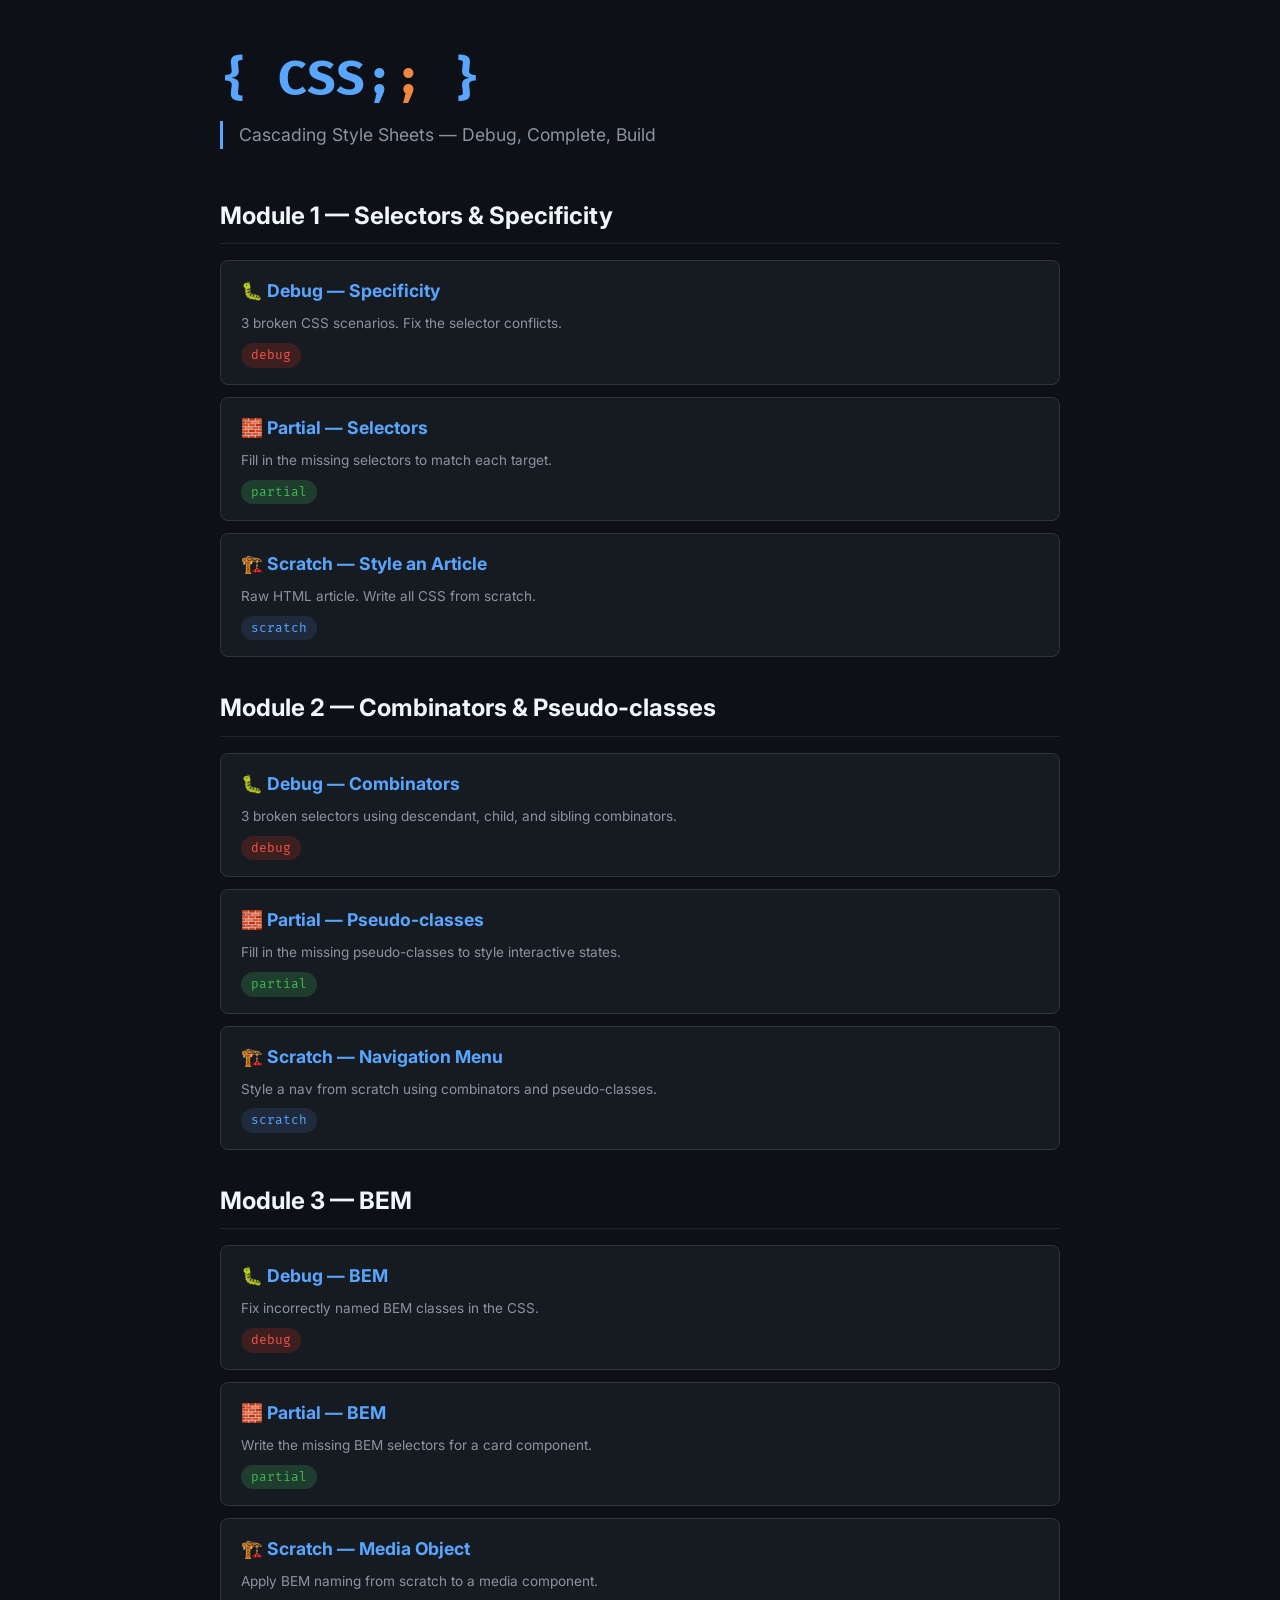
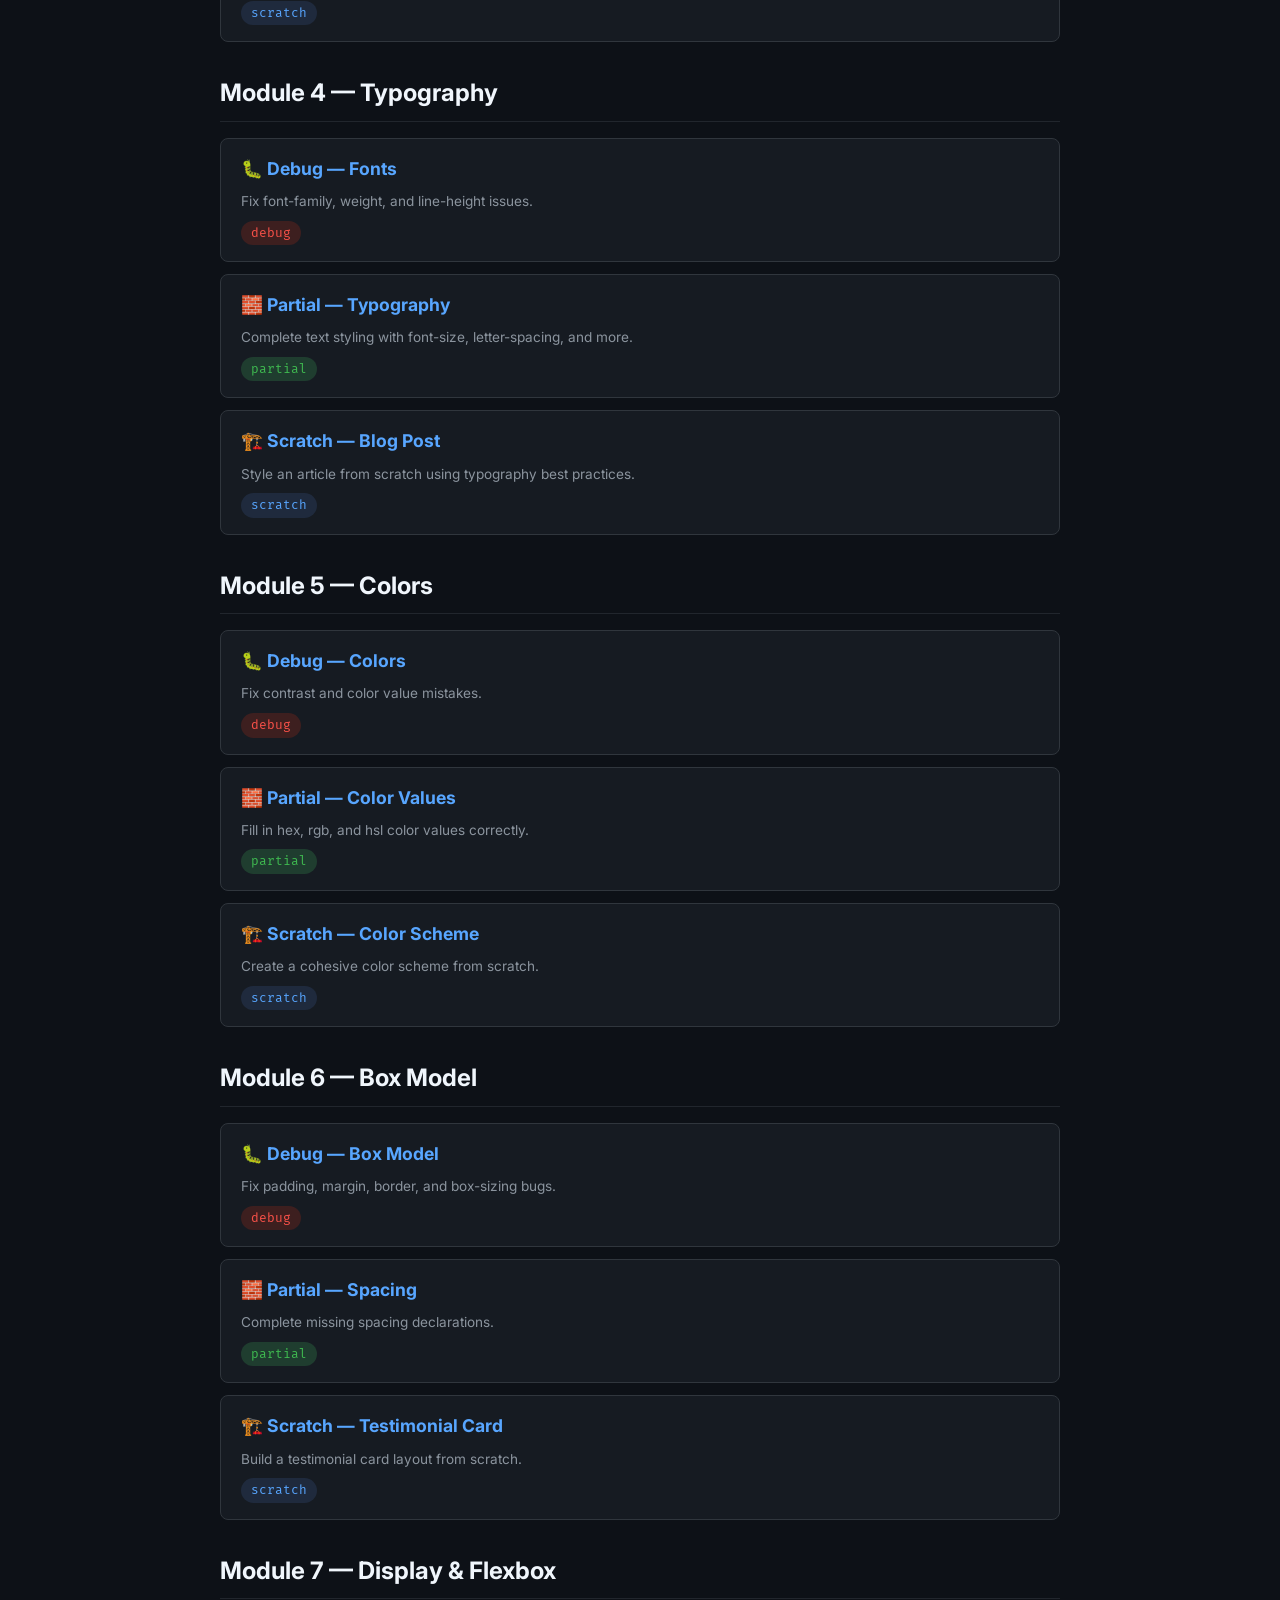
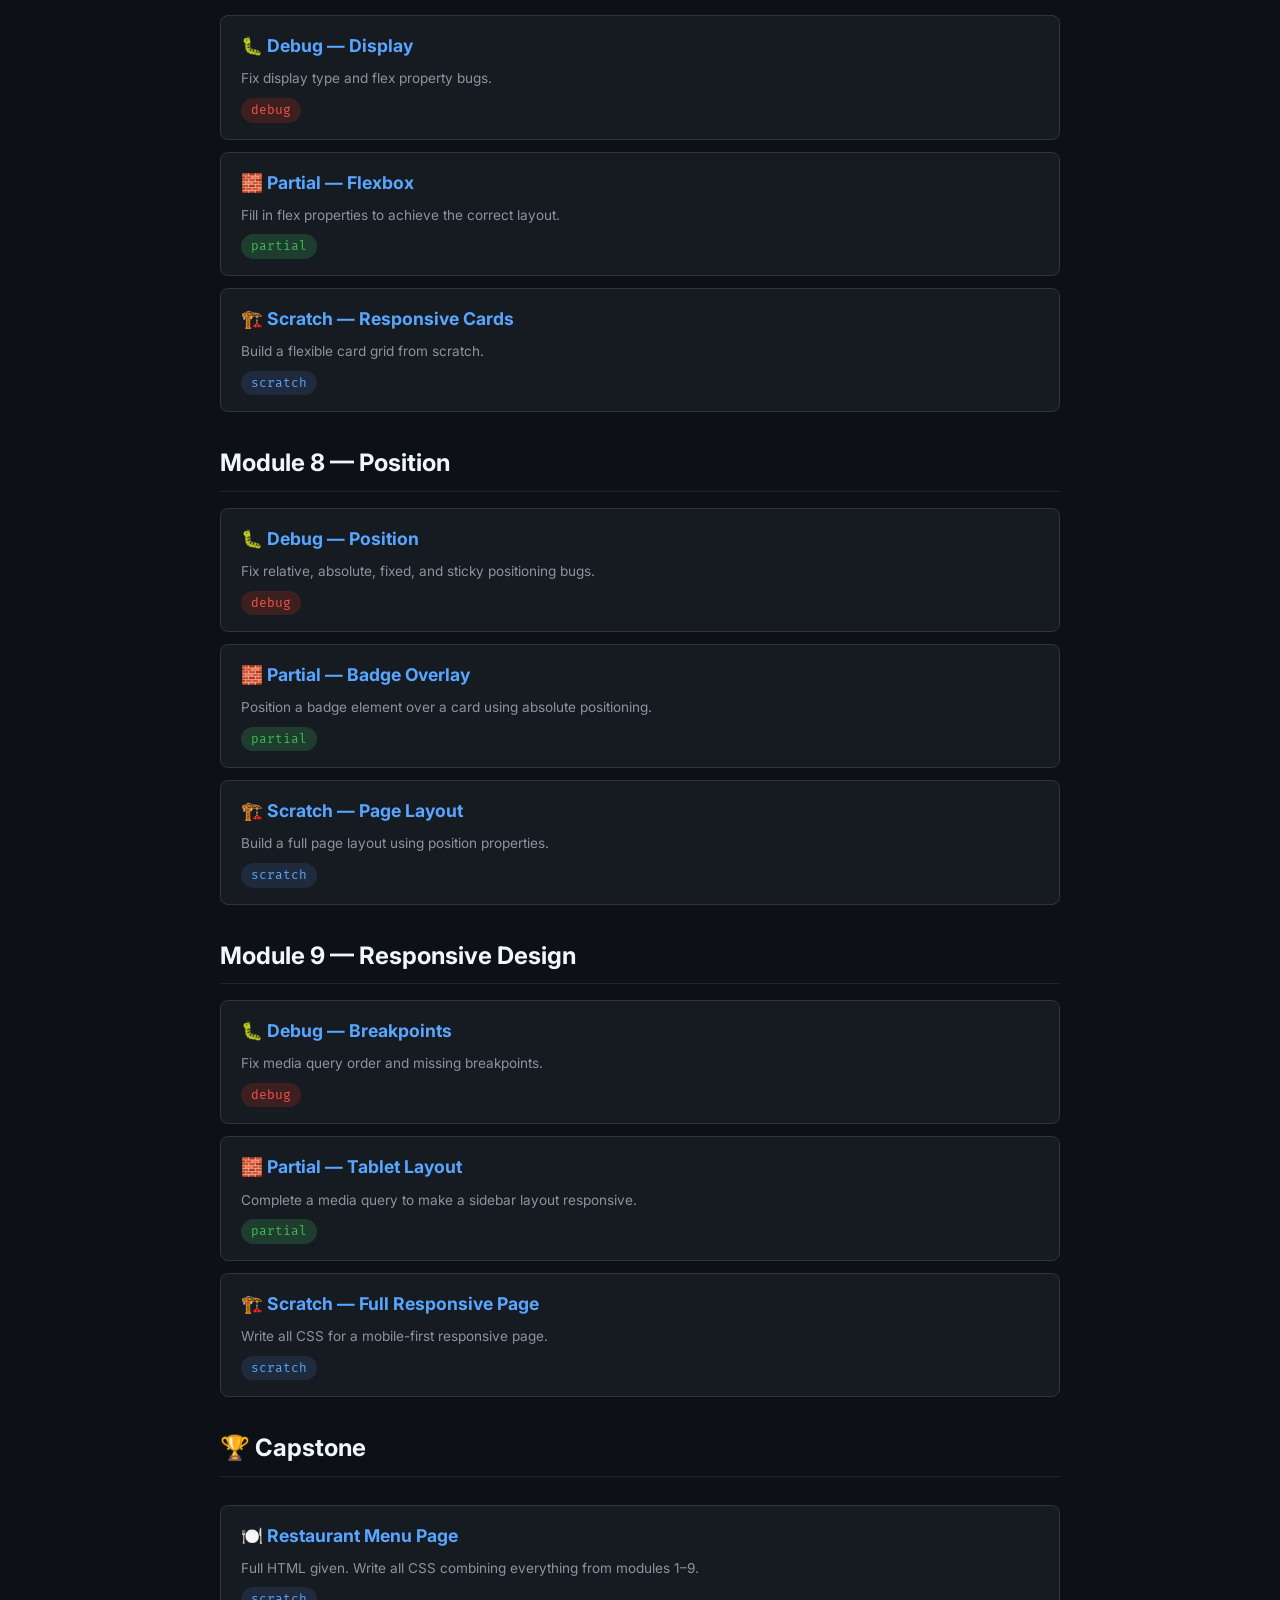
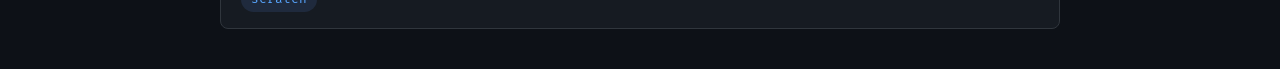
<file: css-ex/index.html>
<!DOCTYPE html>
<html lang="en">
<head>
  <meta charset="UTF-8">
  <meta name="viewport" content="width=device-width, initial-scale=1.0">
  <title>{ CSS; } — Course Hub</title>
  <link rel="preconnect" href="https://fonts.googleapis.com">
  <link href="https://fonts.googleapis.com/css2?family=Fira+Mono:wght@500;700&family=Inter:wght@400;600;700&display=swap" rel="stylesheet">
  <style>
    * { margin: 0; padding: 0; box-sizing: border-box; }
    body { font-family: 'Inter', sans-serif; background: #0d1117; color: #e6edf3; line-height: 1.6; padding: 40px 24px; }
    .container { max-width: 840px; margin: 0 auto; }
    h1 { font-family: 'Fira Mono', monospace; font-size: 3rem; color: #58a6ff; margin-bottom: 4px; }
    h1 span { color: #f0883e; }
    .subtitle { color: #8b949e; font-size: 1.1rem; margin-bottom: 48px; border-left: 3px solid #58a6ff; padding-left: 16px; }
    h2 { font-size: 1.5rem; color: #f0f6fc; margin: 32px 0 16px; padding-bottom: 8px; border-bottom: 1px solid #21262d; }
    .module-grid { display: flex; flex-direction: column; gap: 12px; }
    .module { background: #161b22; border: 1px solid #30363d; border-radius: 8px; padding: 16px 20px; transition: border-color 0.2s; }
    .module:hover { border-color: #58a6ff; }
    .module h3 { font-size: 1.1rem; margin-bottom: 8px; }
    .module h3 a { color: #58a6ff; text-decoration: none; }
    .module h3 a:hover { text-decoration: underline; }
    .module .meta { font-size: 0.85rem; color: #8b949e; }
    .ex-list { display: flex; gap: 8px; flex-wrap: wrap; margin-top: 8px; }
    .ex-tag { font-family: 'Fira Mono', monospace; font-size: 0.8rem; padding: 2px 10px; border-radius: 20px; background: #21262d; color: #8b949e; }
    .ex-tag.debug { background: #3d1f1f; color: #f85149; }
    .ex-tag.partial { background: #1f3d2f; color: #3fb950; }
    .ex-tag.scratch { background: #1f2a3d; color: #58a6ff; }
    .capstone { margin-top: 12px; }
  </style>
</head>
<body>
  <div class="container">
    <h1>{ CSS;<span>;</span> }</h1>
    <div class="subtitle">Cascading Style Sheets — Debug, Complete, Build</div>

    <h2>Module 1 — Selectors &amp; Specificity</h2>
    <div class="module-grid">
      <div class="module">
        <h3><a href="exercises/module-01-selectors/exercise-specificity.html">🐛 Debug — Specificity</a></h3>
        <div class="meta">3 broken CSS scenarios. Fix the selector conflicts.</div>
        <div class="ex-list"><span class="ex-tag debug">debug</span></div>
      </div>
      <div class="module">
        <h3><a href="exercises/module-01-selectors/partial-selectors.html">🧱 Partial — Selectors</a></h3>
        <div class="meta">Fill in the missing selectors to match each target.</div>
        <div class="ex-list"><span class="ex-tag partial">partial</span></div>
      </div>
      <div class="module">
        <h3><a href="exercises/module-01-selectors/scratch-style-article.html">🏗️ Scratch — Style an Article</a></h3>
        <div class="meta">Raw HTML article. Write all CSS from scratch.</div>
        <div class="ex-list"><span class="ex-tag scratch">scratch</span></div>
      </div>
    </div>

    <h2>Module 2 — Combinators &amp; Pseudo-classes</h2>
    <div class="module-grid">
      <div class="module">
        <h3><a href="exercises/module-02-combinators/exercise-combinators.html">🐛 Debug — Combinators</a></h3>
        <div class="meta">3 broken selectors using descendant, child, and sibling combinators.</div>
        <div class="ex-list"><span class="ex-tag debug">debug</span></div>
      </div>
      <div class="module">
        <h3><a href="exercises/module-02-combinators/partial-pseudo.html">🧱 Partial — Pseudo-classes</a></h3>
        <div class="meta">Fill in the missing pseudo-classes to style interactive states.</div>
        <div class="ex-list"><span class="ex-tag partial">partial</span></div>
      </div>
      <div class="module">
        <h3><a href="exercises/module-02-combinators/scratch-menu.html">🏗️ Scratch — Navigation Menu</a></h3>
        <div class="meta">Style a nav from scratch using combinators and pseudo-classes.</div>
        <div class="ex-list"><span class="ex-tag scratch">scratch</span></div>
      </div>
    </div>

    <h2>Module 3 — BEM</h2>
    <div class="module-grid">
      <div class="module">
        <h3><a href="exercises/module-03-bem/exercise-bem.html">🐛 Debug — BEM</a></h3>
        <div class="meta">Fix incorrectly named BEM classes in the CSS.</div>
        <div class="ex-list"><span class="ex-tag debug">debug</span></div>
      </div>
      <div class="module">
        <h3><a href="exercises/module-03-bem/partial-bem.html">🧱 Partial — BEM</a></h3>
        <div class="meta">Write the missing BEM selectors for a card component.</div>
        <div class="ex-list"><span class="ex-tag partial">partial</span></div>
      </div>
      <div class="module">
        <h3><a href="exercises/module-03-bem/scratch-bem.html">🏗️ Scratch — Media Object</a></h3>
        <div class="meta">Apply BEM naming from scratch to a media component.</div>
        <div class="ex-list"><span class="ex-tag scratch">scratch</span></div>
      </div>
    </div>

    <h2>Module 4 — Typography</h2>
    <div class="module-grid">
      <div class="module">
        <h3><a href="exercises/module-04-typography/exercise-font.html">🐛 Debug — Fonts</a></h3>
        <div class="meta">Fix font-family, weight, and line-height issues.</div>
        <div class="ex-list"><span class="ex-tag debug">debug</span></div>
      </div>
      <div class="module">
        <h3><a href="exercises/module-04-typography/partial-typography.html">🧱 Partial — Typography</a></h3>
        <div class="meta">Complete text styling with font-size, letter-spacing, and more.</div>
        <div class="ex-list"><span class="ex-tag partial">partial</span></div>
      </div>
      <div class="module">
        <h3><a href="exercises/module-04-typography/scratch-blog-post.html">🏗️ Scratch — Blog Post</a></h3>
        <div class="meta">Style an article from scratch using typography best practices.</div>
        <div class="ex-list"><span class="ex-tag scratch">scratch</span></div>
      </div>
    </div>

    <h2>Module 5 — Colors</h2>
    <div class="module-grid">
      <div class="module">
        <h3><a href="exercises/module-05-colors/exercise-color.html">🐛 Debug — Colors</a></h3>
        <div class="meta">Fix contrast and color value mistakes.</div>
        <div class="ex-list"><span class="ex-tag debug">debug</span></div>
      </div>
      <div class="module">
        <h3><a href="exercises/module-05-colors/partial-color-values.html">🧱 Partial — Color Values</a></h3>
        <div class="meta">Fill in hex, rgb, and hsl color values correctly.</div>
        <div class="ex-list"><span class="ex-tag partial">partial</span></div>
      </div>
      <div class="module">
        <h3><a href="exercises/module-05-colors/scratch-color-scheme.html">🏗️ Scratch — Color Scheme</a></h3>
        <div class="meta">Create a cohesive color scheme from scratch.</div>
        <div class="ex-list"><span class="ex-tag scratch">scratch</span></div>
      </div>
    </div>

    <h2>Module 6 — Box Model</h2>
    <div class="module-grid">
      <div class="module">
        <h3><a href="exercises/module-06-box-model/exercise-box.html">🐛 Debug — Box Model</a></h3>
        <div class="meta">Fix padding, margin, border, and box-sizing bugs.</div>
        <div class="ex-list"><span class="ex-tag debug">debug</span></div>
      </div>
      <div class="module">
        <h3><a href="exercises/module-06-box-model/partial-spacing.html">🧱 Partial — Spacing</a></h3>
        <div class="meta">Complete missing spacing declarations.</div>
        <div class="ex-list"><span class="ex-tag partial">partial</span></div>
      </div>
      <div class="module">
        <h3><a href="exercises/module-06-box-model/scratch-testimonial.html">🏗️ Scratch — Testimonial Card</a></h3>
        <div class="meta">Build a testimonial card layout from scratch.</div>
        <div class="ex-list"><span class="ex-tag scratch">scratch</span></div>
      </div>
    </div>

    <h2>Module 7 — Display &amp; Flexbox</h2>
    <div class="module-grid">
      <div class="module">
        <h3><a href="exercises/module-07-display-flexbox/exercise-display.html">🐛 Debug — Display</a></h3>
        <div class="meta">Fix display type and flex property bugs.</div>
        <div class="ex-list"><span class="ex-tag debug">debug</span></div>
      </div>
      <div class="module">
        <h3><a href="exercises/module-07-display-flexbox/partial-flexbox.html">🧱 Partial — Flexbox</a></h3>
        <div class="meta">Fill in flex properties to achieve the correct layout.</div>
        <div class="ex-list"><span class="ex-tag partial">partial</span></div>
      </div>
      <div class="module">
        <h3><a href="exercises/module-07-display-flexbox/scratch-responsive-cards.html">🏗️ Scratch — Responsive Cards</a></h3>
        <div class="meta">Build a flexible card grid from scratch.</div>
        <div class="ex-list"><span class="ex-tag scratch">scratch</span></div>
      </div>
    </div>

    <h2>Module 8 — Position</h2>
    <div class="module-grid">
      <div class="module">
        <h3><a href="exercises/module-08-position/exercise-position.html">🐛 Debug — Position</a></h3>
        <div class="meta">Fix relative, absolute, fixed, and sticky positioning bugs.</div>
        <div class="ex-list"><span class="ex-tag debug">debug</span></div>
      </div>
      <div class="module">
        <h3><a href="exercises/module-08-position/partial-badge.html">🧱 Partial — Badge Overlay</a></h3>
        <div class="meta">Position a badge element over a card using absolute positioning.</div>
        <div class="ex-list"><span class="ex-tag partial">partial</span></div>
      </div>
      <div class="module">
        <h3><a href="exercises/module-08-position/scratch-page-layout.html">🏗️ Scratch — Page Layout</a></h3>
        <div class="meta">Build a full page layout using position properties.</div>
        <div class="ex-list"><span class="ex-tag scratch">scratch</span></div>
      </div>
    </div>

    <h2>Module 9 — Responsive Design</h2>
    <div class="module-grid">
      <div class="module">
        <h3><a href="exercises/module-09-responsive/exercise-breakpoints.html">🐛 Debug — Breakpoints</a></h3>
        <div class="meta">Fix media query order and missing breakpoints.</div>
        <div class="ex-list"><span class="ex-tag debug">debug</span></div>
      </div>
      <div class="module">
        <h3><a href="exercises/module-09-responsive/partial-tablet.html">🧱 Partial — Tablet Layout</a></h3>
        <div class="meta">Complete a media query to make a sidebar layout responsive.</div>
        <div class="ex-list"><span class="ex-tag partial">partial</span></div>
      </div>
      <div class="module">
        <h3><a href="exercises/module-09-responsive/scratch-full-responsive.css">🏗️ Scratch — Full Responsive Page</a></h3>
        <div class="meta">Write all CSS for a mobile-first responsive page.</div>
        <div class="ex-list"><span class="ex-tag scratch">scratch</span></div>
      </div>
    </div>

    <h2>🏆 Capstone</h2>
    <div class="module-grid">
      <div class="module capstone">
        <h3><a href="exercises/capstone-restaurant/index.html">🍽️ Restaurant Menu Page</a></h3>
        <div class="meta">Full HTML given. Write all CSS combining everything from modules 1–9.</div>
        <div class="ex-list"><span class="ex-tag scratch">scratch</span></div>
      </div>
    </div>
  </div>
</body>
</html>
</file>
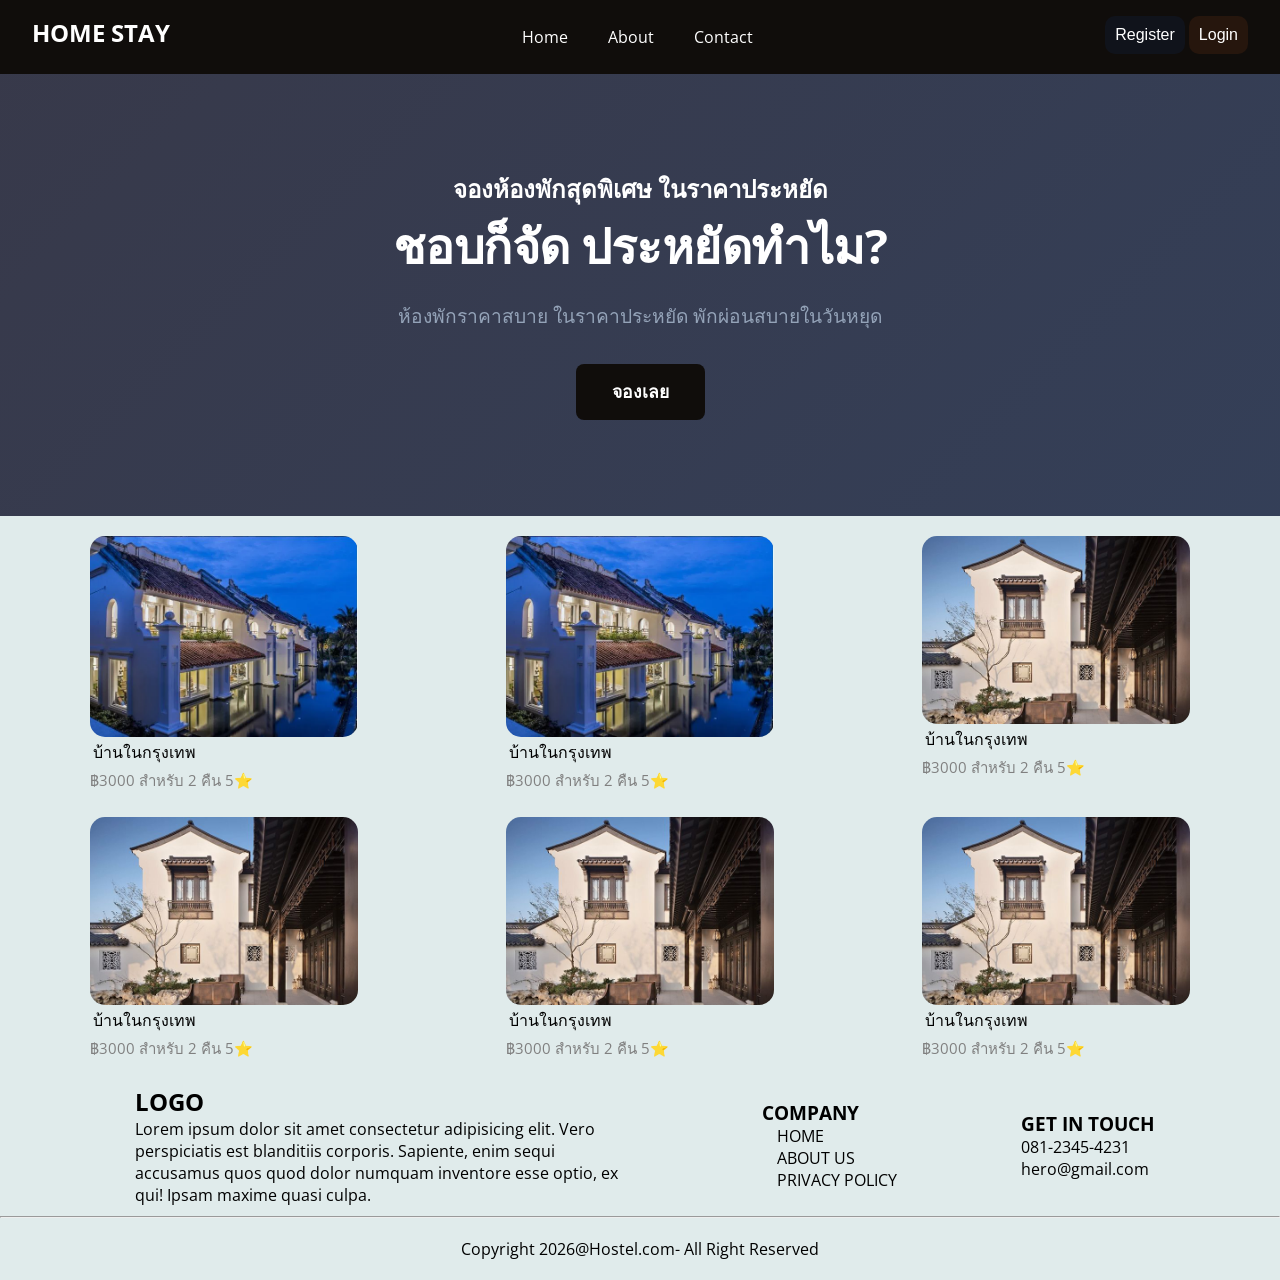
<file: css_build_day/index.html>
<!doctype html>
<html lang="en">
  <head>
    <meta charset="UTF-8" />
    <meta name="viewport" content="width=device-width, initial-scale=1.0" />
    <title>จองห้องพักออนไลน์</title>
    <link rel="stylesheet" href="css/style.css" />
    <link rel="preconnect" href="https://fonts.googleapis.com" />
    <link rel="preconnect" href="https://fonts.gstatic.com" crossorigin />
    <link
      href="https://fonts.googleapis.com/css2?family=Open+Sans:ital,wght@0,300..800;1,300..800&display=swap"
      rel="stylesheet"
    />
  </head>
  <body>
    <nav>
      <h1>HOME STAY</h1>
      <ul>
        <li>Home</li>
        <li>About</li>
        <li>Contact</li>
      </ul>
      <div class="auth-box">
        <button class="btn-res">Register</button>
        <button class="btn-auth">Login</button>
      </div>
    </nav>
    <section class="hero">
      <h1>จองห้องพักสุดพิเศษ ในราคาประหยัด</h1>
      <div class="hero-content">
        <h1 class="hero-title">ชอบก็จัด ประหยัดทำไม?</h1>
        <p class="hero-subtitle">
          ห้องพักราคาสบาย ในราคาประหยัด พักผ่อนสบายในวันหยุด
        </p>
        <a href="#order" class="hero-btn">จองเลย</a>
      </div>
    </section>

    <div class="container">
      <div class="item">
        <div class="card-product">
          <img src="assets/home5.jpg" alt="" />
          <div class="card-product-header">บ้านในกรุงเทพ</div>
          <div class="card-product-description">฿3000 สำหรับ 2 คืน 5⭐️</div>
        </div>
      </div>

      <div class="item">
        <div class="card-product">
          <img src="assets/home5.jpg" alt="" />
          <div class="card-product-header">บ้านในกรุงเทพ</div>
          <div class="card-product-description">฿3000 สำหรับ 2 คืน 5⭐️</div>
        </div>
      </div>

      <div class="item">
        <div class="card-product">
          <img src="assets/home4.jpg" alt="" />
          <div class="card-product-header">บ้านในกรุงเทพ</div>
          <div class="card-product-description">฿3000 สำหรับ 2 คืน 5⭐️</div>
        </div>
      </div>
      <div class="item">
        <div class="card-product">
          <img src="assets/home4.jpg" alt="" />
          <div class="card-product-header">บ้านในกรุงเทพ</div>
          <div class="card-product-description">฿3000 สำหรับ 2 คืน 5⭐️</div>
        </div>
      </div>
      <div class="item">
        <div class="card-product">
          <img src="assets/home4.jpg" alt="" />
          <div class="card-product-header">บ้านในกรุงเทพ</div>
          <div class="card-product-description">฿3000 สำหรับ 2 คืน 5⭐️</div>
        </div>
      </div>
      <div class="item">
        <div class="card-product">
          <img src="assets/home4.jpg" alt="" />
          <div class="card-product-header">บ้านในกรุงเทพ</div>
          <div class="card-product-description">฿3000 สำหรับ 2 คืน 5⭐️</div>
        </div>
      </div>
    </div>
    <section class="footer">
      <div class="footer-desc">
        <h1 class="text-logo">LOGO</h1>
        <p>
          Lorem ipsum dolor sit amet consectetur adipisicing elit. Vero
          perspiciatis est blanditiis corporis. Sapiente, enim sequi accusamus
          quos quod dolor numquam inventore esse optio, ex qui! Ipsam maxime
          quasi culpa.
        </p>
      </div>

      <div class="footer-company">
        <h3>COMPANY</h3>
        <ul>
          <li>HOME</li>
          <li>ABOUT US</li>
          <li>PRIVACY POLICY</li>
        </ul>
      </div>

      <div class="footer-tel">
        <h3>GET IN TOUCH</h3>
        <ul>
          <li>081-2345-4231</li>
          <li>hero@gmail.com</li>
        </ul>
      </div>
    </section>
    <hr />
    <p class="copyright-footer">
      Copyright 2026@Hostel.com- All Right Reserved
    </p>
  </body>
</html>
</file>
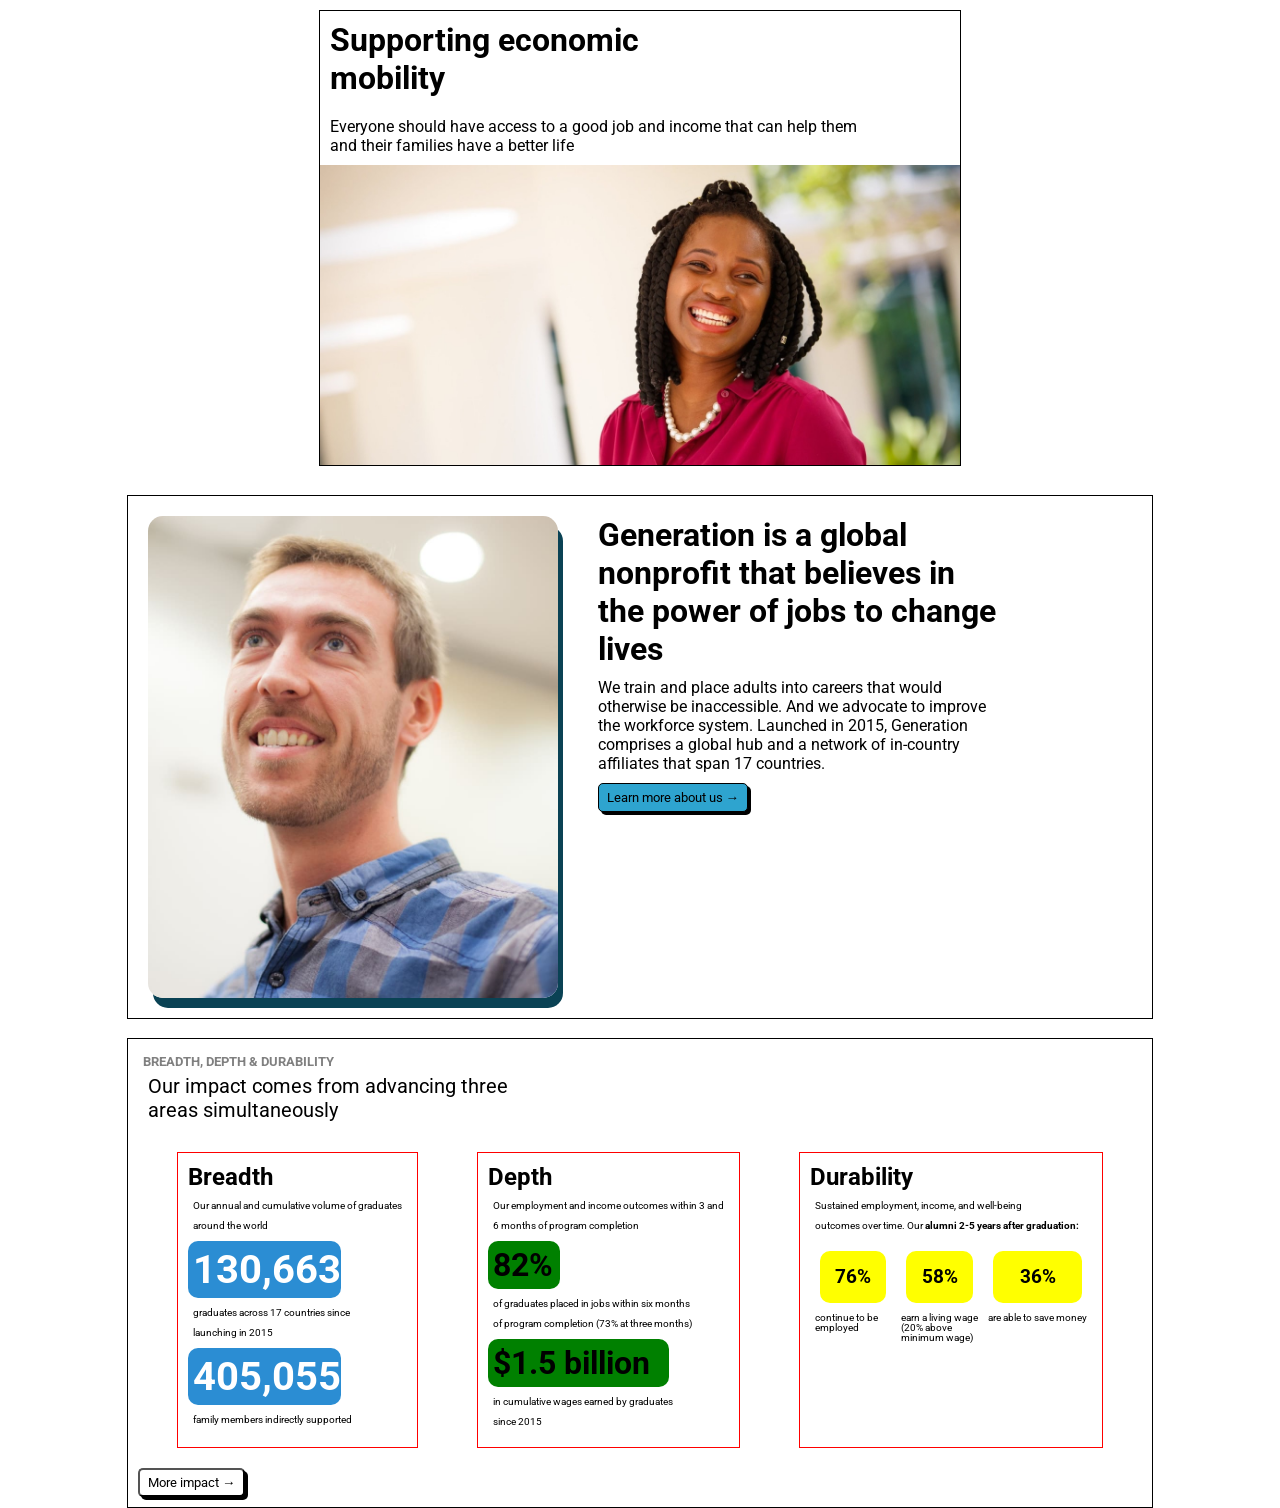
<file: homework_flex/index.html>
<!doctype html>
<html lang="en">
  <head>
    <meta charset="UTF-8" />
    <meta name="viewport" content="width=device-width, initial-scale=1.0" />
    <title>Document</title>
    <link rel="preconnect" href="https://fonts.googleapis.com" />
    <link rel="preconnect" href="https://fonts.gstatic.com" crossorigin />
    <link
      href="https://fonts.googleapis.com/css2?family=Roboto:ital,wght@0,100..900;1,100..900&display=swap"
      rel="stylesheet"
    />
    <link rel="stylesheet" href="style.css" />
  </head>
  <body>
    <!-- หน้าที่1 -->
    <div style="margin: 10px 0 10px 0 ;">
        <div class="economic-container">
      <h1>
        Supporting economic<br />
        mobility
      </h1>
      <p>
        Everyone should have access to a good job and income that can help them
        <br>and their families have a better life</br>
      </p>
      <img src="assets/smiling-woman.jpg" alt="smiling_woman" />
    </div>
    </div>

    <!-- หน้่า2 -->
     <br>
     <div  class="profit-container">
    
         <img src="assets/nice_guy.jpg" alt="smiling_guy"  class="profit box"/>
        <div class="content-profit">
            <h1>
               Generation is a global <br>
               nonprofit that believes in the power of jobs to
               change lives
             </h1>
             <p>
               We train and place adults into careers that would otherwise be
               inaccessible. And we advocate to improve the workforce system. Launched in
               2015, Generation comprises a global hub and a network of in-country
               affiliates that span 17 countries.
             </p>
             <button class="btn-profit">Learn more about us →</button>
        </div>

     </div>
    <!-- หน้าที่3 -->
    <br />
    <div class="container-breadth">
    <div class="report-container">
        <h5>
            BREADTH, DEPTH & DURABILITY
        </h5>
    <p>
        Our impact comes from advancing three <br>areas simultaneously
    </p>
      </div>
<div class="rap-section">
    <div class="card-report-container">
         <div class="card-header">
            <h2>Breadth</h2>
            <p>Our annual and cumulative volume of graduates<br> around the world</p>
   
            <h2 class="nunber-text-report">130,663</h2>
            <p>graduates across 17 countries since<br> launching in 2015</p>
            <h2 class="nunber-text-report">405,055</h2>
            <p>family members indirectly supported</p>  
        </div>
    </div> 
<div class="card-report-container">
    <div class="card-header">
 <h2>Depth</h2>
    <p>
      Our employment and income outcomes within 3 and <br> 6 months of program
      completion
    </p>
    <h1 class="success-percent">82%</h1>
    <p>
      of graduates placed in jobs within six months <br>of program completion (73%
      at three months)
    </p>
    <h1 class="success-number">$1.5 billion</h1>
    <p>in cumulative wages earned by graduates<br> since 2015</p>
     </div>
</div> 

<div class="card-report-container">
    <div class="card-header"> 
    <h2>Durability</h2>
    <p>
      Sustained employment, income, and well-being<br> outcomes over time. Our
     <b> alumni 2-5 years after graduation:</b>
    </p>
    <div class="number-text-report">
        <div>
            <h3 class="warning-number">76%</h3>
            <p>continue to be <br>employed</p>
        </div>
        <div>
        <h3 class="warning-number">58%</h3>
            <p>earn a living wage<br> (20% above<br>minimum wage)</p>
        </div>
        <div>
            <h3 class="warning-number">36%</h3>
            <p>are able to save money</p>
        </div>
    </div>

 </div>
</div> 
</div> 
    <button class="btn-more">More impact →</button>
  </div>
   
  </body>
</html>
</file>
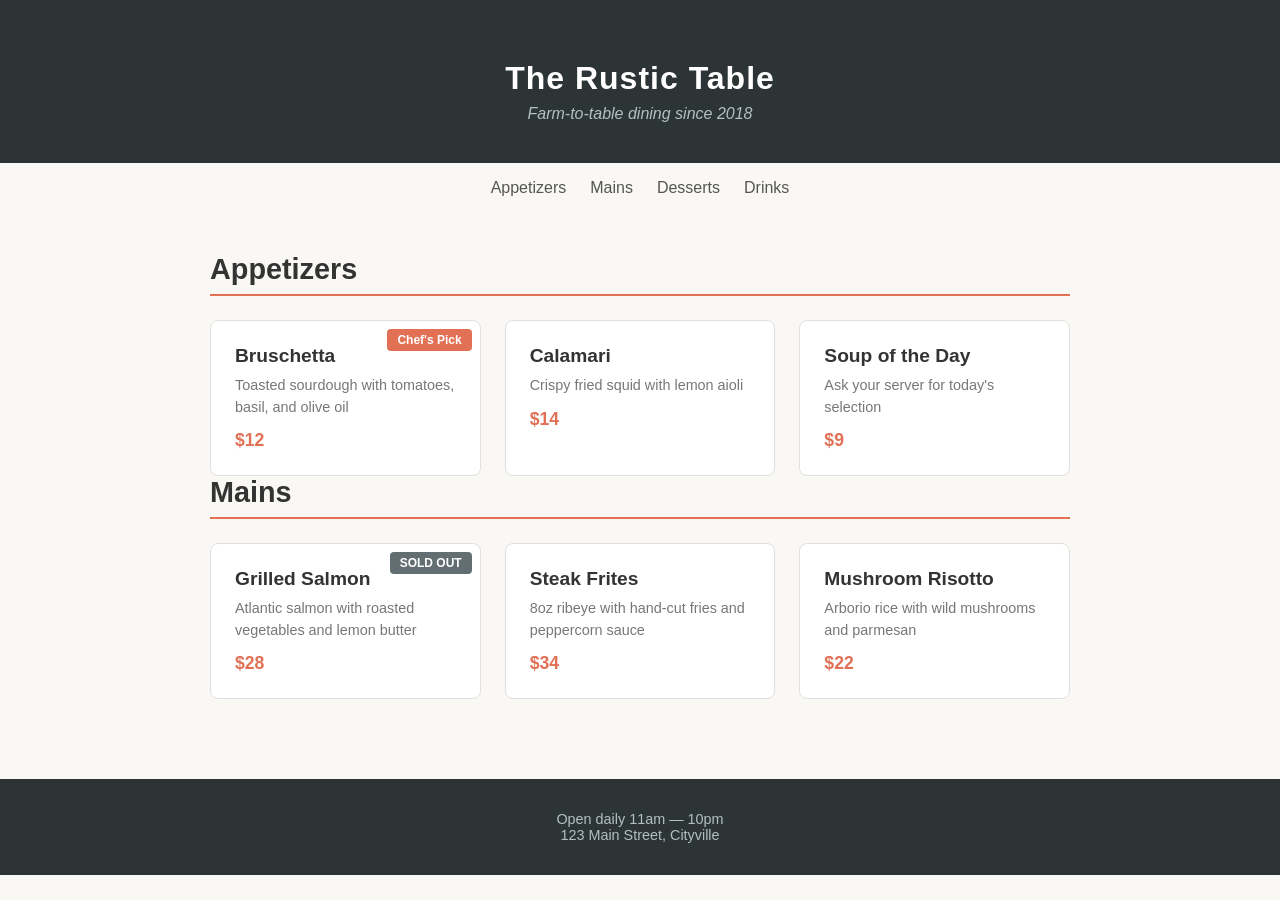
<file: css-ex/exercises/capstone-restaurant/index.html>
<!DOCTYPE html>
<html lang="en">
<head>
  <meta charset="UTF-8">
  <meta name="viewport" content="width=device-width, initial-scale=1.0">
  <title>🍽️ Restaurant Menu</title>
  <link rel="stylesheet" href="style.css">
</head>
<body>

  <header class="header">
    <h1 class="header__title">The Rustic Table</h1>
    <p class="header__subtitle">Farm-to-table dining since 2018</p>
  </header>

  <nav class="nav">
    <a href="#" class="nav__link">Appetizers</a>
    <a href="#" class="nav__link">Mains</a>
    <a href="#" class="nav__link">Desserts</a>
    <a href="#" class="nav__link">Drinks</a>
  </nav>

  <main class="menu">
    <section class="menu__section">
      <h2 class="menu__heading">Appetizers</h2>
      <div class="menu__grid">
        <div class="menu-item">
          <span class="menu-item__badge">Chef's Pick</span>
          <h3 class="menu-item__name">Bruschetta</h3>
          <p class="menu-item__desc">Toasted sourdough with tomatoes, basil, and olive oil</p>
          <span class="menu-item__price">$12</span>
        </div>
        <div class="menu-item">
          <h3 class="menu-item__name">Calamari</h3>
          <p class="menu-item__desc">Crispy fried squid with lemon aioli</p>
          <span class="menu-item__price">$14</span>
        </div>
        <div class="menu-item">
          <h3 class="menu-item__name">Soup of the Day</h3>
          <p class="menu-item__desc">Ask your server for today's selection</p>
          <span class="menu-item__price">$9</span>
        </div>
      </div>
    </section>

    <section class="menu__section">
      <h2 class="menu__heading">Mains</h2>
      <div class="menu__grid">
        <div class="menu-item">
          <span class="menu-item__badge menu-item__badge--sold">SOLD OUT</span>
          <h3 class="menu-item__name">Grilled Salmon</h3>
          <p class="menu-item__desc">Atlantic salmon with roasted vegetables and lemon butter</p>
          <span class="menu-item__price">$28</span>
        </div>
        <div class="menu-item">
          <h3 class="menu-item__name">Steak Frites</h3>
          <p class="menu-item__desc">8oz ribeye with hand-cut fries and peppercorn sauce</p>
          <span class="menu-item__price">$34</span>
        </div>
        <div class="menu-item">
          <h3 class="menu-item__name">Mushroom Risotto</h3>
          <p class="menu-item__desc">Arborio rice with wild mushrooms and parmesan</p>
          <span class="menu-item__price">$22</span>
        </div>
      </div>
    </section>
  </main>

  <footer class="footer">
    <p class="footer__text">Open daily 11am — 10pm</p>
    <p class="footer__text">123 Main Street, Cityville</p>
  </footer>

</body>
</html>
</file>
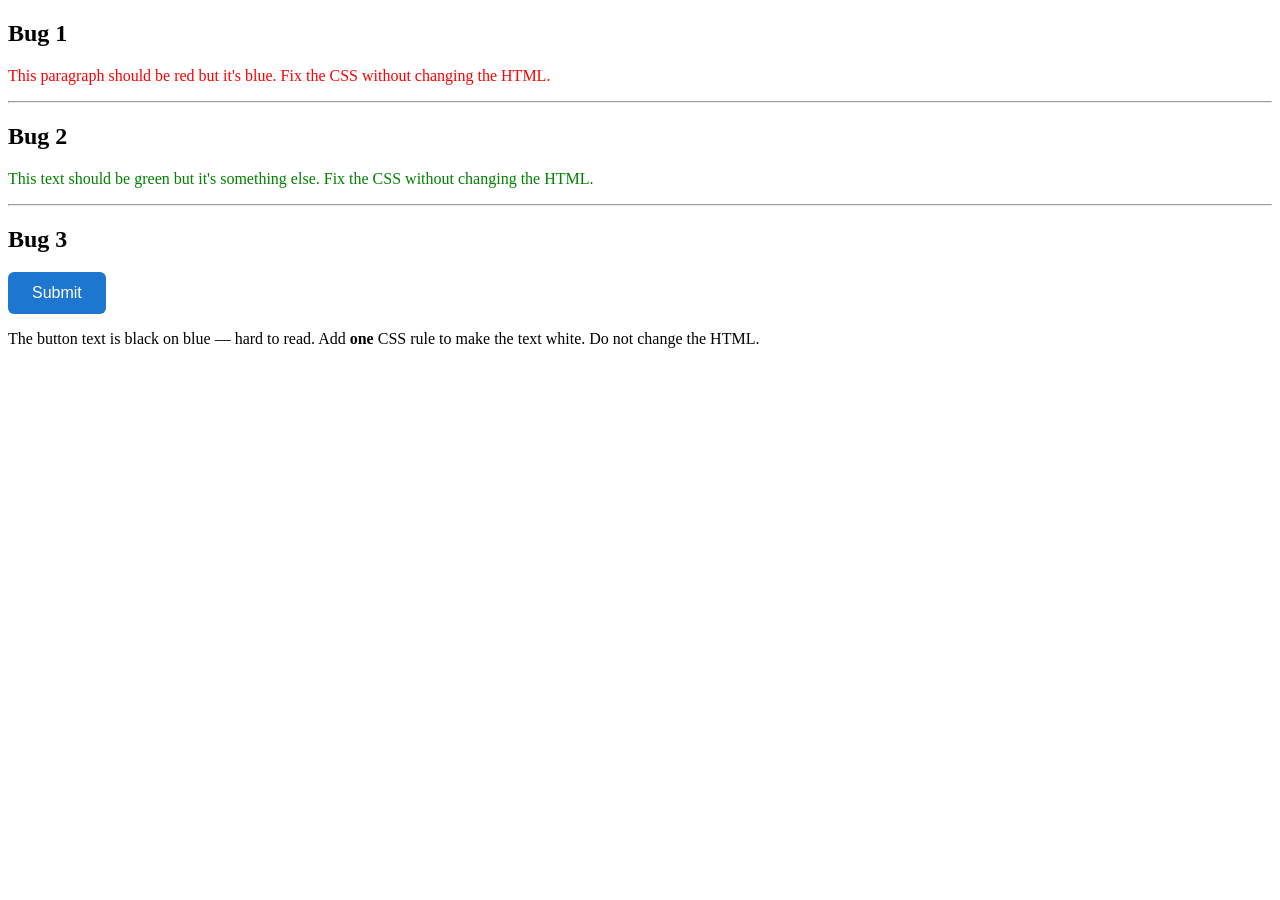
<file: css-ex/exercises/module-01-selectors/exercise-specificity.html>
<!DOCTYPE html>
<html lang="en">
<head>
  <meta charset="UTF-8">
  <meta name="viewport" content="width=device-width, initial-scale=1.0">
  <title>Debug — Specificity</title>
  <link rel="stylesheet" href="exercise-specificity.css">
</head>
<body>

  <section class="exercise">
    <h2>Bug 1</h2>
    <p class="highlight">This paragraph should be red but it's blue. Fix the CSS without changing the HTML.</p>
  </section>

  <hr>

  <section class="exercise">
    <h2>Bug 2</h2>
    <div class="card">
      <p id="special">This text should be green but it's something else. Fix the CSS without changing the HTML.</p>
    </div>
  </section>

  <hr>

  <section class="exercise">
    <h2>Bug 3</h2>
    <button class="btn">Submit</button>
    <p>The button text is black on blue — hard to read. Add <strong>one</strong> CSS rule to make the text white. Do not change the HTML.</p>
  </section>

</body>
</html>
</file>
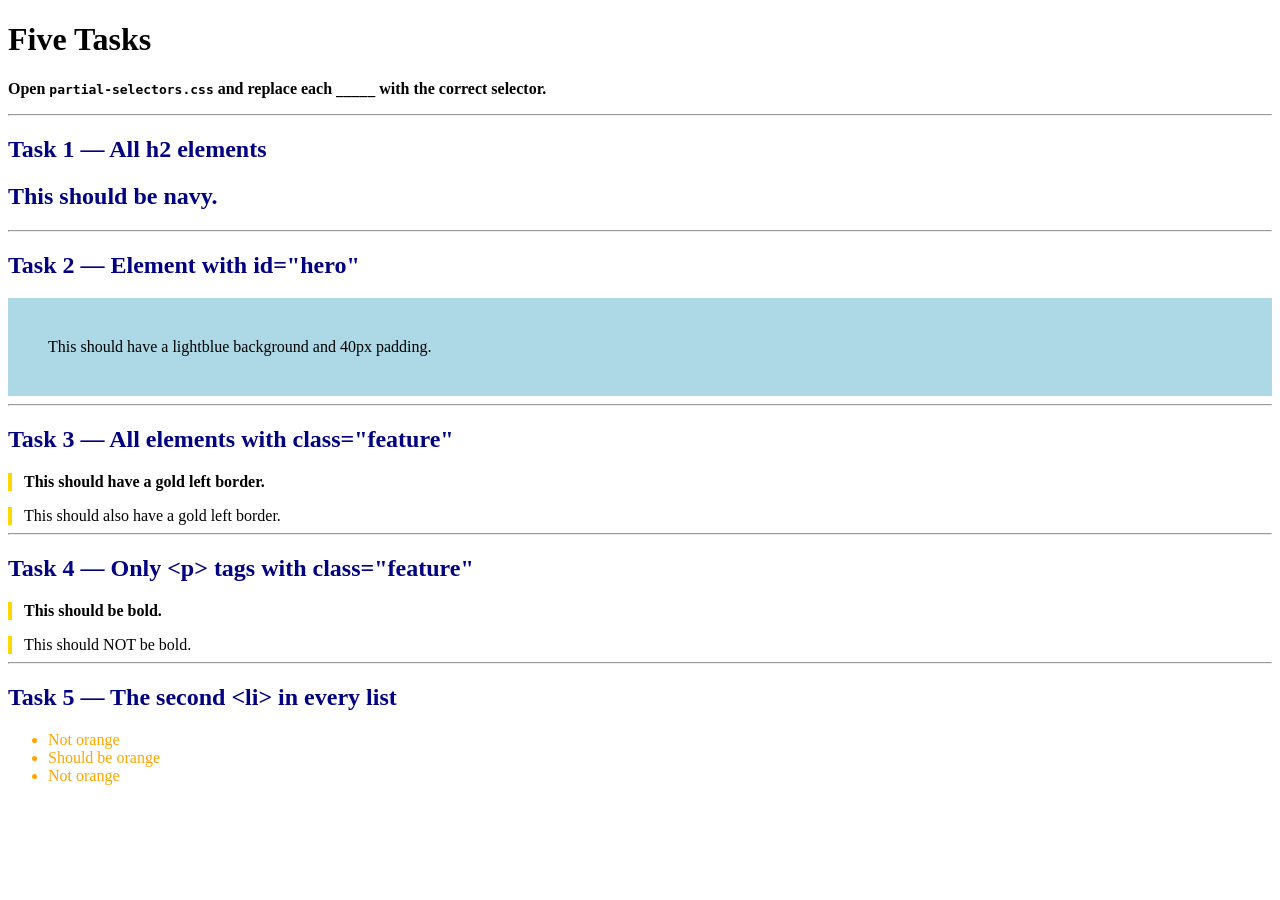
<file: css-ex/exercises/module-01-selectors/partial-selectors.html>
<!DOCTYPE html>
<html lang="en">
<head>
  <meta charset="UTF-8">
  <meta name="viewport" content="width=device-width, initial-scale=1.0">
  <title>Partial — Selectors</title>
  <link rel="stylesheet" href="partial-selectors.css">
</head>
<body>

  <h1>Five Tasks</h1>
  <p>Open <code>partial-selectors.css</code> and replace each <code>_____</code> with the correct selector.</p>

  <hr>

  <h2>Task 1 — All h2 elements</h2>
  <h2>This should be navy.</h2>

  <hr>

  <h2>Task 2 — Element with id="hero"</h2>
  <div id="hero">This should have a lightblue background and 40px padding.</div>

  <hr>

  <h2>Task 3 — All elements with class="feature"</h2>
  <p class="feature">This should have a gold left border.</p>
  <div class="feature">This should also have a gold left border.</div>

  <hr>

  <h2>Task 4 — Only &lt;p&gt; tags with class="feature"</h2>
  <p class="feature">This should be bold.</p>
  <div class="feature">This should NOT be bold.</div>

  <hr>

  <h2>Task 5 — The second &lt;li&gt; in every list</h2>
  <ul>
    <li>Not orange</li>
    <li>Should be orange</li>
    <li>Not orange</li>
  </ul>

</body>
</html>
</file>
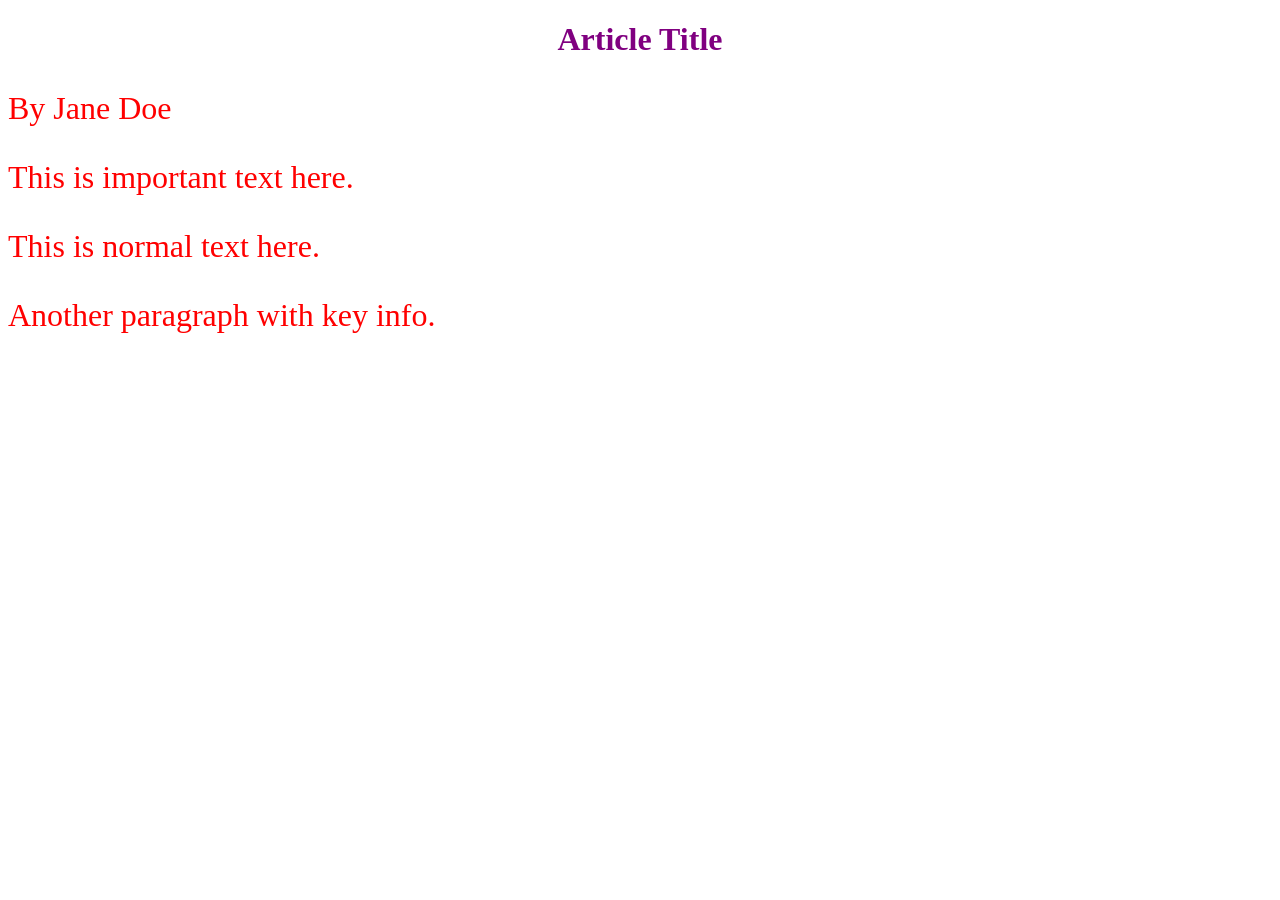
<file: css-ex/exercises/module-01-selectors/scratch-style-article.html>
<!DOCTYPE html>
<html lang="en">
<head>
  <meta charset="UTF-8">
  <meta name="viewport" content="width=device-width, initial-scale=1.0">
  <title>Scratch — Style an Article</title>
  <link rel="stylesheet" href="scratch-style-article.css">
</head>
<body>
  <h1>Article Title</h1>
  <p id="author">By Jane Doe</p>
  <div class="content">
    <p>This is <span class="highlight">important</span> text here.</p>
    <p>This is <span>normal</span> text here.</p>
    <p>Another paragraph with <span class="highlight">key</span> info.</p>
  </div>
</body>
</html>
</file>
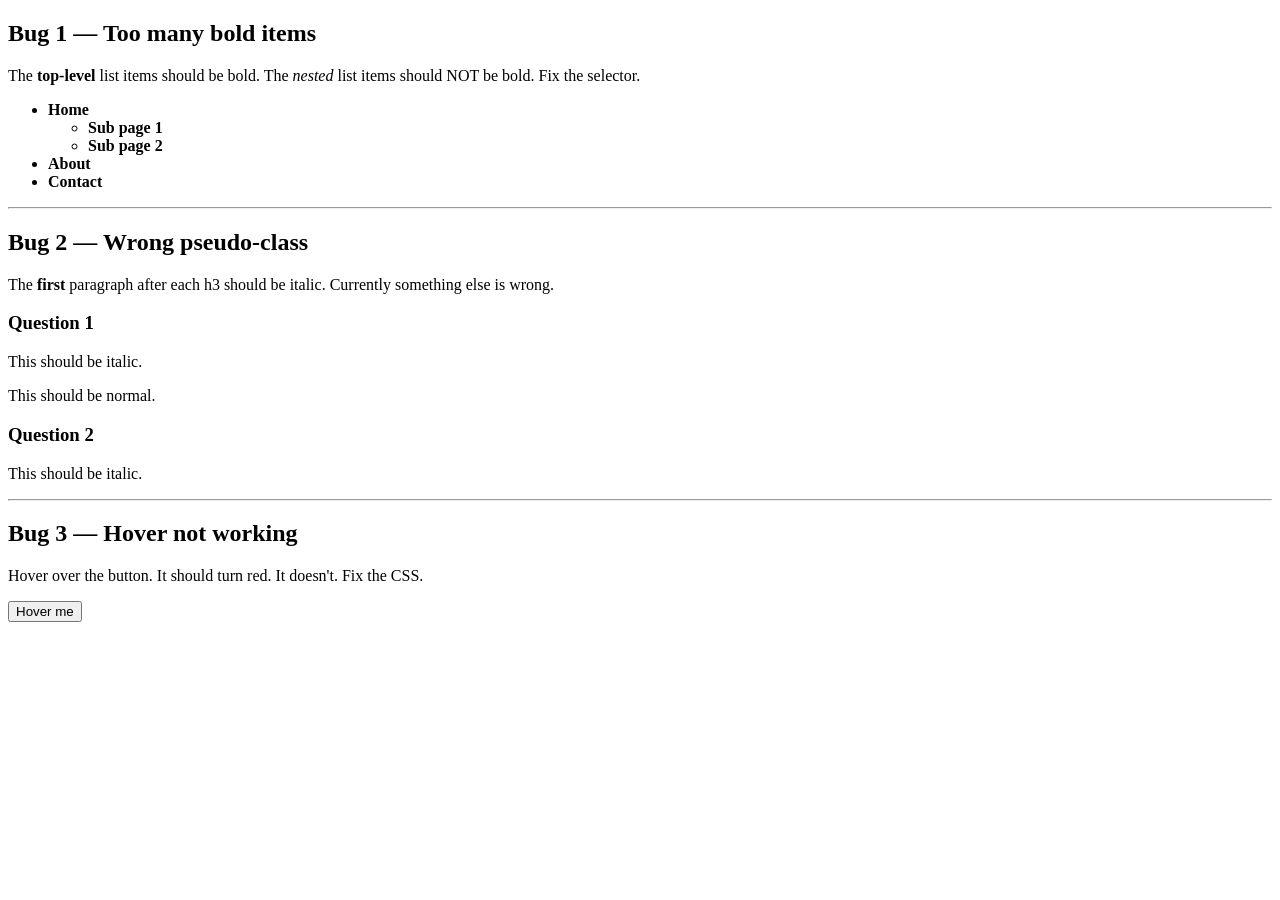
<file: css-ex/exercises/module-02-combinators/exercise-combinators.html>
<!DOCTYPE html>
<html lang="en">
<head>
  <meta charset="UTF-8">
  <meta name="viewport" content="width=device-width, initial-scale=1.0">
  <title>Debug — Combinators</title>
  <link rel="stylesheet" href="exercise-combinators.css">
</head>
<body>

  <section class="exercise">
    <h2>Bug 1 — Too many bold items</h2>
    <p>The <strong>top-level</strong> list items should be bold. The <em>nested</em> list items should NOT be bold. Fix the selector.</p>
    <ul class="nav">
      <li>Home
        <ul>
          <li>Sub page 1</li>
          <li>Sub page 2</li>
        </ul>
      </li>
      <li>About</li>
      <li>Contact</li>
    </ul>
  </section>

  <hr>

  <section class="exercise">
    <h2>Bug 2 — Wrong pseudo-class</h2>
    <p>The <strong>first</strong> paragraph after each h3 should be italic. Currently something else is wrong.</p>
    <div class="faq">
      <h3>Question 1</h3>
      <p>This should be italic.</p>
      <p>This should be normal.</p>
      <h3>Question 2</h3>
      <p>This should be italic.</p>
    </div>
  </section>

  <hr>

  <section class="exercise">
    <h2>Bug 3 — Hover not working</h2>
    <p>Hover over the button. It should turn red. It doesn't. Fix the CSS.</p>
    <button class="btn-hover">Hover me</button>
  </section>

</body>
</html>
</file>
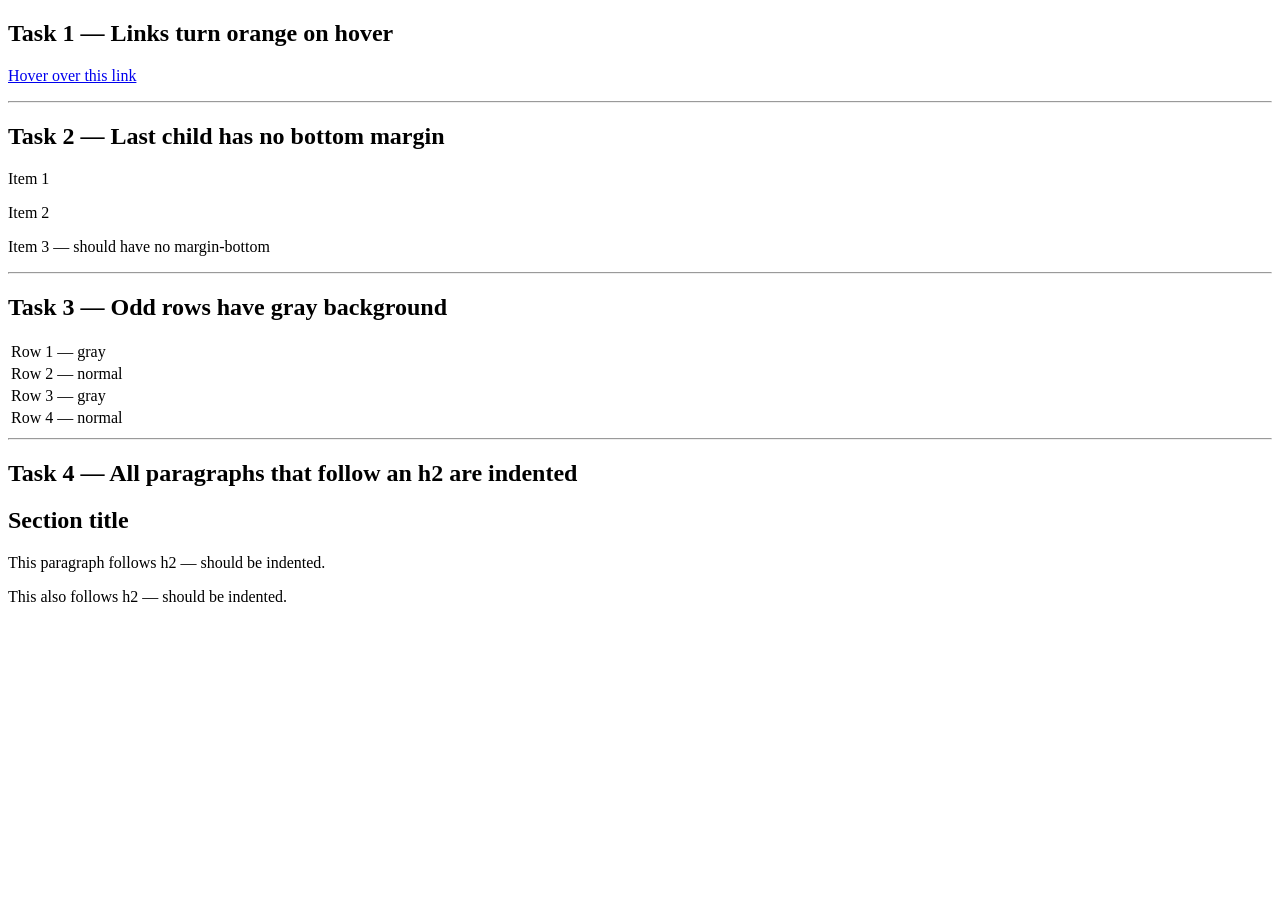
<file: css-ex/exercises/module-02-combinators/partial-pseudo.html>
<!DOCTYPE html>
<html lang="en">
<head>
  <meta charset="UTF-8">
  <meta name="viewport" content="width=device-width, initial-scale=1.0">
  <title>Partial — Pseudo-classes</title>
  <link rel="stylesheet" href="partial-pseudo.css">
</head>
<body>

  <h2>Task 1 — Links turn orange on hover</h2>
  <p><a href="#">Hover over this link</a></p>

  <hr>

  <h2>Task 2 — Last child has no bottom margin</h2>
  <div class="list">
    <p>Item 1</p>
    <p>Item 2</p>
    <p>Item 3 — should have no margin-bottom</p>
  </div>

  <hr>

  <h2>Task 3 — Odd rows have gray background</h2>
  <table>
    <tr><td>Row 1 — gray</td></tr>
    <tr><td>Row 2 — normal</td></tr>
    <tr><td>Row 3 — gray</td></tr>
    <tr><td>Row 4 — normal</td></tr>
  </table>

  <hr>

  <h2>Task 4 — All paragraphs that follow an h2 are indented</h2>
  <h2>Section title</h2>
  <p>This paragraph follows h2 — should be indented.</p>
  <p>This also follows h2 — should be indented.</p>

</body>
</html>
</file>
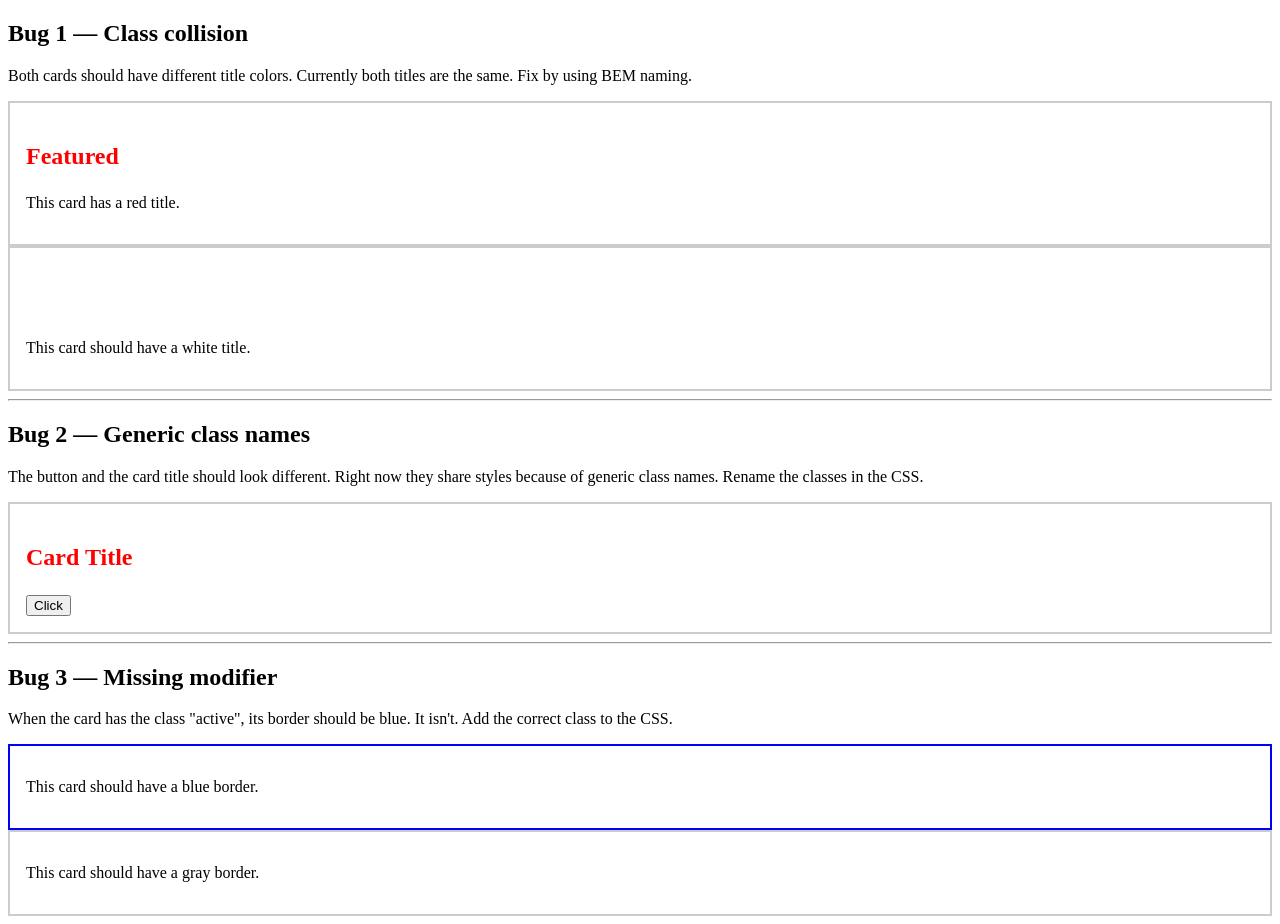
<file: css-ex/exercises/module-03-bem/exercise-bem.html>
<!DOCTYPE html>
<html lang="en">
<head>
  <meta charset="UTF-8">
  <meta name="viewport" content="width=device-width, initial-scale=1.0">
  <title>Debug — BEM</title>
  <link rel="stylesheet" href="exercise-bem.css">
</head>
<body>

  <section class="exercise">
    <h2>Bug 1 — Class collision</h2>
    <p>Both cards should have different title colors. Currently both titles are the same. Fix by using BEM naming.</p>

    <div class="card">
      <h3 class="card__title">Featured</h3>
      <p class="card__text">This card has a red title.</p>
    </div>

    <div class="card card--dark">
      <h3 class="card__title">Standard</h3>
      <p class="card__text">This card should have a white title.</p>
    </div>
  </section>

  <hr>

  <section class="exercise">
    <h2>Bug 2 — Generic class names</h2>
    <p>The button and the card title should look different. Right now they share styles because of generic class names. Rename the classes in the CSS.</p>

    <div class="card">
      <h3 class="card__title">Card Title</h3>
      <button class="card__btn">Click</button>
    </div>
  </section>

  <hr>

  <section class="exercise">
    <h2>Bug 3 — Missing modifier</h2>
    <p>When the card has the class "active", its border should be blue. It isn't. Add the correct class to the CSS.</p>

    <div class="card card--active">
      <p>This card should have a blue border.</p>
    </div>
    <div class="card">
      <p>This card should have a gray border.</p>
    </div>
  </section>

</body>
</html>
</file>
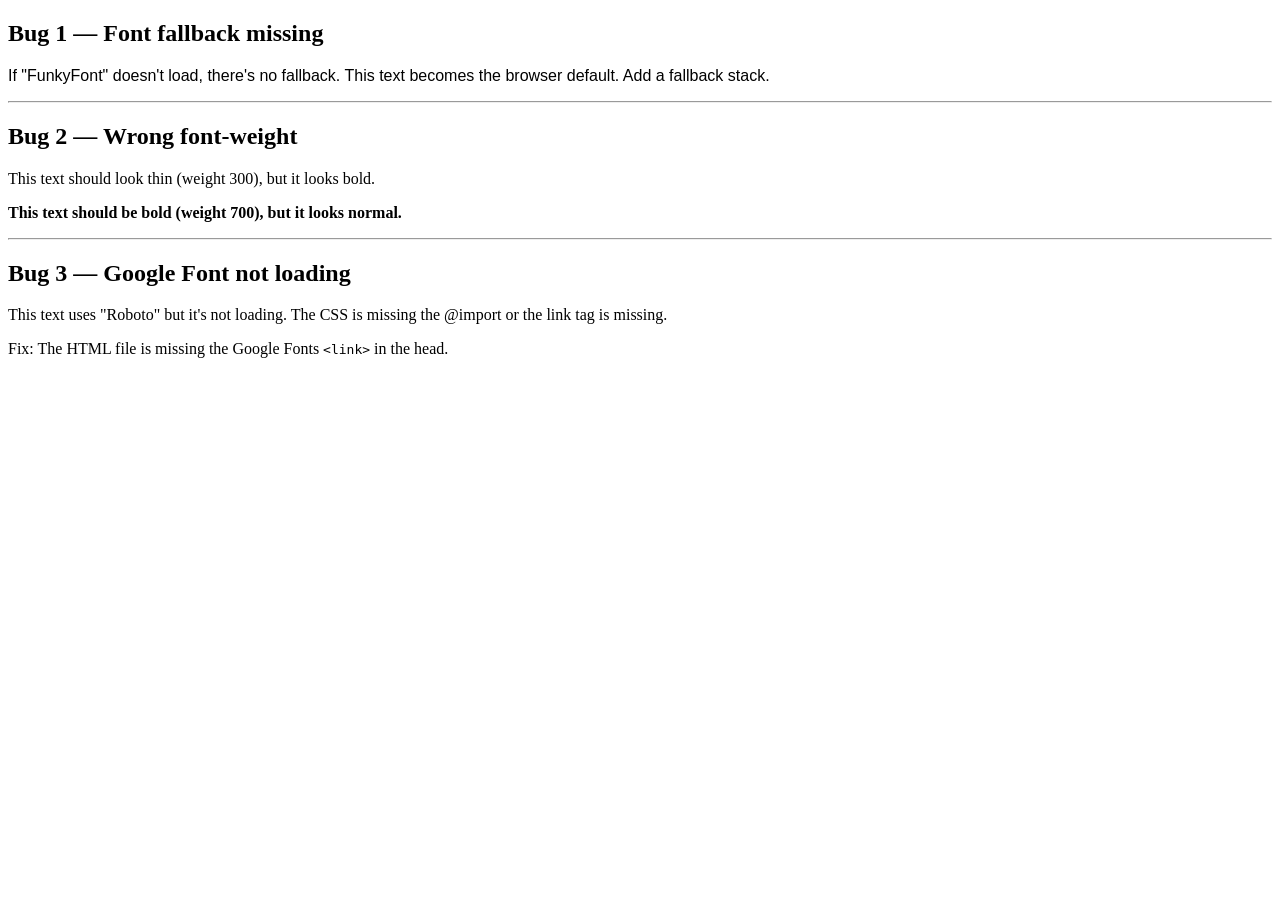
<file: css-ex/exercises/module-04-typography/exercise-font.html>
<!doctype html>
<html lang="en">
  <head>
    <meta charset="UTF-8" />
    <meta name="viewport" content="width=device-width, initial-scale=1.0" />
    <title>Debug — Typography</title>
    <link rel="stylesheet" href="exercise-font.css" />
    <link rel="preconnect" href="https://fonts.googleapis.com" />
    <link rel="preconnect" href="https://fonts.gstatic.com" crossorigin />
    <link
      href="https://fonts.googleapis.com/css2?family=Roboto:wght@400;700&display=swap"
      rel="stylesheet"
    />
  </head>
  <body>
    <section class="exercise">
      <h2>Bug 1 — Font fallback missing</h2>
      <p class="fancy">
        If "FunkyFont" doesn't load, there's no fallback. This text becomes the
        browser default. Add a fallback stack.
      </p>
    </section>

    <hr />

    <section class="exercise">
      <h2>Bug 2 — Wrong font-weight</h2>
      <p class="thin">
        This text should look thin (weight 300), but it looks bold.
      </p>
      <p class="bold">
        This text should be bold (weight 700), but it looks normal.
      </p>
    </section>

    <hr />

    <section class="exercise">
      <h2>Bug 3 — Google Font not loading</h2>
      <p class="google-font">
        This text uses "Roboto" but it's not loading. The CSS is missing the
        @import or the link tag is missing.
      </p>
      <p>
        Fix: The HTML file is missing the Google Fonts
        <code>&lt;link&gt;</code> in the head.
      </p>
    </section>
  </body>
</html>
</file>
<file: css_build_day/css/style.css>
* {
  padding: 0;
  box-sizing: border-box;
  margin: 0;
}
body {
  font-family: "Open Sans", sans-serif;
  background-color: #e0ebeb;
  justify-content: center;
  align-items: center;
  overflow-x: hidden;
  margin: 0;
}
.container,
header,
nav,
.hero {
  width: 100%;
  max-width: 100%;
  box-sizing: border-box;
}
nav {
  padding: 1rem 2rem;
  background-color: #100d0b;
  color: white;
  display: flex;
  flex-direction: row;
  flex-wrap: wrap;
  justify-content: space-between;
}
/* navbar */
nav ul {
  list-style-type: none;
  justify-content: space-between;
  display: flex;
  flex-direction: row;
}
nav ul > li {
  padding: 10px;
  margin-left: 10px;
  margin-right: 10px;
}
nav ul > li a:hover {
  background-color: #555555;
  color: white;
}

/*Hero section*/
.hero {
  background:
    linear-gradient(135deg, rgba(26, 26, 46, 0.85), rgba(22, 33, 62, 0.85)),
    url("https://assets.minorhotels.com/image/upload/q_auto,f_auto/media/minor/anantara/images/anantara-jewel-bagh-jaipur-hotel/mhg/01_hotel-teaser/anantara_jewel-bagh_jaipur_hotel_teaser_01_880x620.jpg")
      center/cover no-repeat;
  padding: 6rem 2rem;
  text-align: center;
  color: white;
}
.hero-content {
  max-width: 640px;
  margin: 0 auto;
}
.hero-title {
  font-size: 3rem;
  font-weight: 700;
  color: #ffffff;
  margin-bottom: 1rem;
  letter-spacing: -0.5px;
}
.hero-subtitle {
  font-size: 1.2rem;
  color: #94a3b8;
  margin-bottom: 2rem;
  line-height: 1.6;
}
.hero-btn {
  display: inline-block;
  padding: 14px 36px;
  background-color: #100d0b;
  color: #ffffff;
  text-decoration: none;
  border-radius: 8px;
  font-size: 1.1rem;
  font-weight: 600;
  transition: background-color 0.2s ease;
}
.hero-btn:hover {
  background-color: #3d3835;
}

/*Product Items*/
.container {
  display: flex;
  justify-content: space-evenly;
  flex-wrap: wrap;
}
img {
  width: 40%;
  height: auto;
  border-radius: 15px;
  vertical-align: middle;
}
.item {
  display: flex;
  justify-content: center;
  margin-top: 20px;
  width: 30%;
  box-sizing: border-box;
}
/*card*/
.card-product {
  width: 70%;
  height: 50%;
}
.card-product > img {
  width: 100%;
  vertical-align: middle;
}
.card-product-header {
  padding: 3px;
}

.card-product-description {
  font-size: 15px;
  color: gray;
  line-height: 1.6;
  margin-bottom: 5px;
}
.footer {
  display: flex;
  width: 100%;
  align-items: center;
  justify-content: space-evenly;
  margin-top: 10px;
}
.footer .footer-company ul {
  display: flex;
  flex-direction: column;
  margin-left: 15px;
}

.footer .footer-company ul > li {
  list-style: none;
}
.footer-desc {
  width: 40%;
  padding: 10px;
}
.footer-tel ul > li {
  list-style: none;
}
.copyright-footer {
  text-align: center;
  margin-top: 20px;
  margin-bottom: 20px;
}
.btn-res {
  background-color: rgb(16, 19, 27);
  border: none;
  border-radius: 10px;
  color: white;
  padding: 10px 10px;
  text-align: center;
  text-decoration: none;
  display: inline-block;
  font-size: 16px;
  cursor: pointer;
}
.btn-auth {
  background-color: rgb(38, 22, 13);
  border: none;
  border-radius: 10px;
  color: white;
  padding: 10px 10px;
  text-align: center;
  text-decoration: none;
  display: inline-block;
  font-size: 16px;
  cursor: pointer;
}
/*  ส่วนที่ 2 */
/*  เงื่อนไขที่1: tablet screen(1200px) --> 901px */
@media (max-width: 1200px) {
  nav {
    flex-direction: row;
    flex-wrap: wrap;
    margin-left: 0;
    margin-right: 0;
  }
  .container {
    flex-wrap: wrap;
  }
  nav ul {
    list-style-type: none;
    margin: 0;
    padding: 0;
  }
  nav ul > li {
    flex-direction: column;
  }

  li a:hover {
    background-color: #555555;
    color: white;
  }
  .logo {
    width: 30%;
    margin-left: 20px;
    box-sizing: border-box;
  }
  .footer-tel {
    list-style: none;
  }
}

/*  เงื่อนไขที่2: mobile landscape screen(900px) --> 601px */
@media (max-width: 900px) {
  .item {
    width: 50%;
    height: auto;
  }
}
/* เงื่อนไขที่3: mobile screen(76800px) --> 600px */
@media (max-width: 768px) {
  nav {
    flex-direction: column;
  }
  nav > h1 {
    text-align: center;
  }
  nav ul {
    gap: 10px;
  }
  .auth-box {
    display: flex;
    justify-content: center;
  }
  .auth-box > button {
    margin-left: 5px;
    margin-right: 5px;
  }
}
/* เงื่อนไขที่4: mobile screen(600px) --> 0px */
@media (max-width: 600px) {
  .item {
    width: 100%;
    height: auto;
    font-size: 20px;
  }
  nav {
    flex-wrap: wrap;
    margin-left: 0;
    margin-right: 0;
  }
  nav ul > li {
    flex-direction: column;
  }

  .footer {
    flex-direction: column;
    margin: 10px;
    justify-content: space-between;
  }
  .footer-company {
    display: flex;
    flex-direction: row;
    justify-content: space-evenly;
    align-items: center;
    width: 100%;
  }
  .footer-tel {
    display: flex;
    flex-direction: row;
    align-items: center;
    justify-content: space-evenly;
    width: 100%;
  }
  .footer .footer-desc {
    height: 10%;
    width: 100%;
    text-align: start;
  }
  .footer-desc > .text-logo {
    text-align: center;
  }
  .footer .footer-tel {
    margin-top: 10px;
  }
}
</file>
<file: homework_flex/style.css>
* {
  padding: 0;
  margin: 0;
  font-family: "Roboto", sans-serif;
}
.economic-container {
  width: 50%;
  display: flex;
  flex-direction: column;
  margin: auto;
  border: 1px solid black;
}
.economic-container p {
  margin: 10px;
}
.economic-container h1 {
  margin: 10px;
}
.economic-container img {
  width: 100%;
  height: 300px;
  object-fit: cover;
  object-position: center;
}
.profit-container {
  display: flex;
  border: 1px solid black;
  width: 80%;
  height: 100%;
  justify-items: center;
  margin: auto;
}
.profit-container img {
  width: 40%;
  height: 30%;
  margin: 20px;

  object-position: center;
  border-radius: 15px;
  box-shadow: 5px 10px #0a4254;
}
.content-profit {
  margin: 20px;
  width: 40%;
}
.profit-container p {
  margin: 10px 0 10px 0;
}
.btn-profit {
  border: 1px solid black;

  background-color: rgb(46, 164, 207);
  border-radius: 5px;
  padding: 6px 8px 6px 8px;
  box-sizing: border-box;
  box-shadow: 3px 3px #000000;
}
.btn-profit:hover {
  background-color: aliceblue;
  cursor: pointer;
}

.report-container {
  display: flex;
  flex-direction: column;
  display: flex;
  padding: 15px;
}
.report-container > h5 {
  color: gray;
}
.report-container p {
  font-size: 20px;
  padding: 5px;
}
.card-report-container {
  padding: 10px;
  border: 1px solid red;
  display: flex;
  flex-direction: column;
  justify-content: space-between;
  margin: 10px;
  box-sizing: border-box;
}
.card-header p {
  font-size: 10px;
  color: rgb(0, 0, 0);
  margin: 5px;
  line-height: 2;
}
.nunber-text-report {
  background-color: rgb(43, 141, 211);
  border-radius: 10px;
  color: white;
  padding: 5px;
  font-size: 40px;
  width: 70%;
  text-align: start;
  box-sizing: border-box;
}
.number-text-report {
  display: flex;
  flex-direction: row;
  justify-content: center;
  align-items: start;
}
.number-text-report p {
  line-height: 1;
}
.number-text-report h2 {
  background-color: rgb(227, 222, 53);
  padding: 5px;
  border-radius: 10px;
}
.rap-section {
  display: flex;
  justify-content: space-evenly;
}
.container-breadth {
  border: 1px solid black;
  width: 80%;
  margin: auto;
}
.success-percent {
  background-color: green;
  width: 30%;
  border-radius: 10px;
  box-sizing: border-box;
  padding: 5px;
}
.success-number {
  background-color: green;
  border-radius: 10px;
  padding: 5px;
  width: 75%;
  box-sizing: border-box;
}
.warning-number {
  display: flex;

  justify-content: space-evenly;
  background-color: yellow;
  border-radius: 10px;
  padding: 15px;
  margin: 10px;
  height: auto;
  box-sizing: border-box;
}

.btn-more {
  background-color: white;
  color: black;
  box-shadow: 3px 3px #000000;
  border-radius: 5px;
  padding: 5px 8px 5px 8px;
  margin: 10px;
}
</file>
<file: css-ex/exercises/capstone-restaurant/style.css>
/* ============================================
   🏆 CAPSTONE — RESTAURANT MENU
   Write ALL CSS from scratch.
   
   The HTML is complete with BEM naming.
   Your job: style everything.

   REQUIREMENTS:
   1. CSS Reset (* { box-sizing: border-box; margin: 0; padding: 0; })
   2. body — font-family sans-serif, background #faf8f5, color #333
   3. .header — text-align center, padding 60px 20px 40px, background #2d3436, color white
      .header__title — font-size 2.5rem, letter-spacing 1px
      .header__subtitle — font-style italic, color #b2bec3, margin-top 8px
   
   4. .nav — display flex, justify-content center, gap 24px, padding 16px, 
      position sticky, top 0, background white, box-shadow, z-index 10
      .nav__link — text-decoration none, color #555, font-weight 600
      .nav__link:hover — color #e17055
   
   5. .menu — max-width 900px, margin auto, padding 40px 20px
      .menu__heading — font-size 1.8rem, margin-bottom 24px, border-bottom 2px solid #e17055, 
      padding-bottom 8px
      .menu__grid — display flex, flex-wrap wrap, gap 24px, justify-content center
   
   6. .menu-item — flex 1 1 260px, border 1px solid #e0e0e0, border-radius 8px, 
      padding 24px, background white, position relative
      .menu-item:hover — box-shadow 0 4px 16px rgba(0,0,0,0.1), translateY -4px, 
      transition all 0.2s ease
      .menu-item__name — font-size 1.2rem, margin-bottom 8px
      .menu-item__desc — color #777, font-size 0.9rem, line-height 1.5, margin-bottom 12px
      .menu-item__price — font-weight bold, color #e17055, font-size 1.1rem
      .menu-item__badge — position absolute, top 8px, right 8px, background #e17055, 
      color white, padding 4px 10px, font-size 0.75rem, border-radius 4px, font-weight bold
      .menu-item__badge--sold — background #636e72
   
   7. .footer — text-align center, padding 32px, background #2d3436, color white, margin-top 40px
      .footer__text — font-size 0.9rem, color #b2bec3
   
   8. RESPONSIVE:
      At max-width: 600px, make .menu__grid flex-direction column
      At max-width: 600px, reduce .header padding
   ============================================ */

* {
  box-sizing: border-box;
  margin: 0;
  padding: 0;
}
body {
  font-family: sans-serif;
  background: #faf8f5;
  color: #333;
}
.header {
  text-align: center;
  padding: 60px 20px 40px;
  background: #2d3436;
  color: white;
}
.header__title {
  font-size: 2rem;
  letter-spacing: 1px;
}
.header__subtitle {
  font-style: italic;
  color: #b2bec3;
  margin-top: 8px;
}
.nav {
  display: flex;
  justify-content: center;
  gap: 24px;
  padding: 16px;
  position: sticky;
  top: 0;
  background: white box-shadow;
  z-index: 10px;
}
.nav__link {
  text-decoration: none;
  color: #555;
  font-weight: 600px;
}
.nav__link:hover {
  color: #e17055;
}
.menu {
  max-width: 900px;
  margin: auto;
  padding: 40px 20px;
}
.menu__heading {
  font-size: 1.8rem;
  margin-bottom: 24px;
  border-bottom: 2px solid #e17055;
  padding-bottom: 8px;
}
.menu__grid {
  display: flex;
  flex-wrap: wrap;
  gap: 24px;
  justify-content: center;
}
.menu-item {
  flex: 1 1 260px;
  border: 1px solid #e0e0e0;
  border-radius: 8px;
  padding: 24px;
  background: white;
  position: relative;
}
.menu-item:hover {
  box-shadow: 0 4px 16px rgba(0, 0, 0, 0.1);
  translate: -4px;
  transition: all 0.2s ease;
}
.menu-item__name {
  font-size: 1.2rem;
  margin-bottom: 8px;
}
.menu-item__desc {
  color: #777;
  font-size: 0.9rem;
  line-height: 1.5;
  margin-bottom: 12px;
}
.menu-item__price {
  font-weight: bold;
  color: #e17055;
  font-size: 1.1rem;
}
.menu-item__badge {
  position: absolute;
  top: 8px;
  right: 8px;
  background: #e17055;
  color: white;
  padding: 4px 10px;
  font-size: 0.75rem;
  border-radius: 4px;
  font-weight: bold;
}
.menu-item__badge--sold {
  background: #636e72;
}
.footer {
  text-align: center;
  padding: 32px;
  background: #2d3436;
  color: white;
  margin-top: 40px;
}
.footer__text {
  font-size: 0.9rem;
  color: #b2bec3;
}
@media (max-width: 600px) {
  .menu__grid {
    flex-direction: column;
  }
  .header {
    padding: 30px 10px 20px;
  }
}
</file>
<file: css-ex/exercises/module-01-selectors/exercise-specificity.css>
/* ============================================
   DEBUG — SPECIFICITY
   Three CSS bugs for you to fix.
   Rules: Do NOT modify the HTML file.
   ============================================ */

/* --- Bug 1 ---
   Goal: The paragraph with class "highlight" should be red.
   Problem: It's blue right now.
   Fix: remove the extra specificity from the first selector.
*/

.highlight {
  color: red;
}

/* --- Bug 2 ---
   Goal: The paragraph with id="special" inside .card should be green.
   Problem: A more specific selector is overriding #special.
   Fix: remove the extra specificity from the first selector.
*/

#special {
  color: green;
}

/* --- Bug 3 ---
   Goal: The button text should be white on the blue background.
   Current: Button has color: black.
   Add ONE new rule to .btn below to make text white.
   Do not remove the existing color rule.
*/

.btn {
  color: black;
  background: #1d77d1;
  padding: 12px 24px;
  border: none;
  border-radius: 6px;
  font-size: 1rem;
}
.btn {
  color: white;
}
</file>
<file: css-ex/exercises/module-01-selectors/partial-selectors.css>
/* ============================================
   PARTIAL — SELECTORS
   Replace each _____ with the correct selector.
   ============================================ */

/* Task 1 — Select all h2 elements */
h2 {
  color: navy;
}

/* Task 2 — Select the element with id="hero" */
#hero {
  background: lightblue;
  padding: 40px;
}

/* Task 3 — Select ALL elements with class="feature" */
.feature {
  border-left: 4px solid gold;
  padding-left: 12px;
}

/* Task 4 — Select only <p> tags that have class="feature" */
p {
  font-weight: bold;
}

/* Task 5 — Select only the second <li> in every <ul> */
ul li {
  color: orange;
}
</file>
<file: css-ex/exercises/module-01-selectors/scratch-style-article.css>
/* ============================================
   SCRATCH — STYLE AN ARTICLE
   Write all CSS from scratch.
   
   TASKS:
   1. h1 — deep purple, centered text
   2. Element with id="author" — italic, gray color
   3. All paragraphs inside .content — line-height of 1.8
   4. All span elements with class="highlight" — bold, yellow background
   5. First letter of every paragraph — 2x font size, red
   ============================================ */

h1 {
  color: purple;
  text-align: center;
}
p .content {
  line-height: 1.8em;
}
p span .hightlight {
  background: yellow;
  font-weight: bold;
}
p {
  color: red;
  font-size: 2em;
}
</file>
<file: css-ex/exercises/module-02-combinators/exercise-combinators.css>
/* ============================================
   DEBUG — COMBINATORS & PSEUDO-CLASSES
   Fix the CSS. Do NOT modify the HTML file.
   ============================================ */


/* --- Bug 1 ---
   Goal: Only top-level li items should be bold.
   Current: ALL li items including nested ones are bold.
   Fix the descendant selector to use a child selector instead.
*/

.nav li {
  font-weight: bold;
}


/* --- Bug 2 ---
   Goal: The first paragraph AFTER each h3 should be italic.
   Current: Something is wrong — all or none are italic.
   Fix the selector.
*/

h3 p {
  font-style: italic;
}


/* --- Bug 3 ---
   Goal: Hovering the button should turn its background red.
   Current: Nothing happens on hover.
   Fix the selector.
*/

.btn-hover hover {
  background: red;
  color: white;
}
</file>
<file: css-ex/exercises/module-02-combinators/partial-pseudo.css>
/* ============================================
   PARTIAL — PSEUDO-CLASSES
   Replace each _____ with the correct selector.
   ============================================ */


/* Task 1 — All <a> links should turn orange when hovered */
_____ {
  color: orange;
}


/* Task 2 — The last <p> inside .list should have margin-bottom: 0 */
.list _____ {
  margin-bottom: 0;
}


/* Task 3 — Odd <tr> rows should have background: #f5f5f5 */
_____ {
  background: #f5f5f5;
}


/* Task 4 — All <p> elements that are siblings of (follow) an <h2> should have margin-left: 20px */
_____ {
  margin-left: 20px;
}
</file>
<file: css-ex/exercises/module-03-bem/exercise-bem.css>
/* ============================================
   DEBUG — BEM
   Fix the naming and selector issues.
   Do NOT modify the HTML file.
   ============================================ */

/* --- Bug 1 ---
   Goal: .card--dark .card__title should be white.
   Current: Both titles have the same color.
   The selector .card--dark.card__title targets a single element with both
   classes, but card--dark and card__title are on different elements.
   Fix: add the missing descendant combinator (space).
*/

.card__title {
  color: red;
}

.card--dark .card__title {
  color: white;
}

/* --- Bug 2 ---
   Goal: The heading and button should be styled with BEM names.
   Current: The CSS selectors don't match the HTML classes at all
   (HTML uses card__title and card__btn).
   Fix: rename these generic selectors to match the BEM classes.
*/

.card__title {
  font-size: 1.5rem;
  font-weight: bold;
}

.card__title.card__btn {
  font-size: 1rem;
  padding: 8px 16px;
  background: blue;
  color: white;
  border: none;
}

/* --- Bug 3 ---
   Goal: .card--active should add a blue border.
   Current: The border doesn't show up.
   The selector for the modifier is missing. Add it.
*/

.card {
  border: 2px solid #ccc;
  padding: 16px;
}
.card.card--active {
  border: 2px solid blue;
}
</file>
<file: css-ex/exercises/module-04-typography/exercise-font.css>
/* ============================================
   DEBUG — TYPOGRAPHY
   Fix the font issues. Do NOT modify the HTML file.
   ============================================ */
@import url("https://fonts.googleapis.com/css2?family=Roboto:ital,wght@0,100..900;1,100..900&display=swap");
/* --- Bug 1 ---
   Goal: If "FunkyFont" doesn't load, fall back to a sans-serif system font.
   Current: No fallback at all.
   Fix the font-family value to include a fallback.
*/

.fancy {
  font-family: "FunkyFont", sans-serif;
}

/* --- Bug 2 ---
   Goal: .thin should be weight 300, .bold should be weight 700.
   Current: The values below are wrong.
   Fix the font-weight values.
*/

.thin {
  font-weight: 300;
}

.bold {
  font-weight: 700;
}

/* --- Bug 3 ---
   The HTML file is missing the Google Fonts <link> tag.
   Open the HTML file and add the correct <link> from Google Fonts
   to load "Roboto" at weights 400 and 700.
*/
</file>
